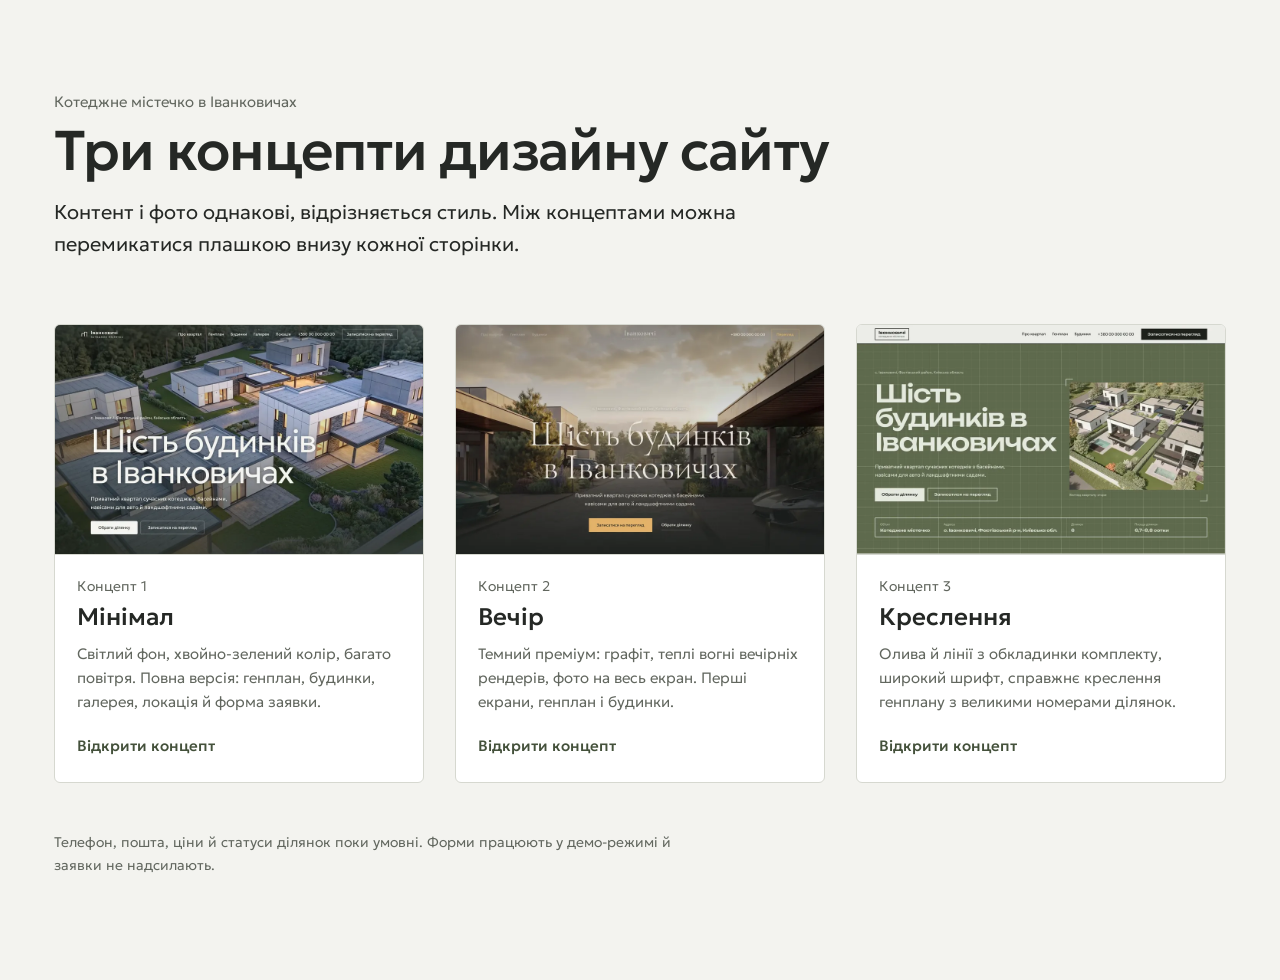
<file: index.html>
<!doctype html>
<html lang="uk">
<head>
<meta charset="utf-8">
<meta name="viewport" content="width=device-width, initial-scale=1, viewport-fit=cover">
  <meta name="robots" content="noindex, nofollow">
<title>Концепти сайту Іванковичі</title>
<meta name="claude:viewport-fit-sides" content="cover">
<style>
/* Сторінка вибору: три прев'ю в ряд, ліворуч вирівняний текст */
@font-face { font-family: "Geologica"; font-weight: 300; font-display: swap; src: url("fonts/geologica-cyrillic-300-normal.woff2") format("woff2"); unicode-range: U+0301,U+0400-045F,U+0490-0491,U+04B0-04B1,U+2116; }
@font-face { font-family: "Geologica"; font-weight: 300; font-display: swap; src: url("fonts/geologica-latin-300-normal.woff2") format("woff2"); unicode-range: U+0000-00FF,U+0131,U+0152-0153,U+02BB-02BC,U+02C6,U+02DA,U+02DC,U+0304,U+0308,U+0329,U+2000-206F,U+20AC,U+2122,U+2191,U+2193,U+2212,U+2215,U+FEFF,U+FFFD; }
@font-face { font-family: "Geologica"; font-weight: 500; font-display: swap; src: url("fonts/geologica-cyrillic-500-normal.woff2") format("woff2"); unicode-range: U+0301,U+0400-045F,U+0490-0491,U+04B0-04B1,U+2116; }
@font-face { font-family: "Geologica"; font-weight: 500; font-display: swap; src: url("fonts/geologica-latin-500-normal.woff2") format("woff2"); unicode-range: U+0000-00FF,U+0131,U+0152-0153,U+02BB-02BC,U+02C6,U+02DA,U+02DC,U+0304,U+0308,U+0329,U+2000-206F,U+20AC,U+2122,U+2191,U+2193,U+2212,U+2215,U+FEFF,U+FFFD; }
:root {
  --bg: #F3F3EF; --fg: #252825; --muted: #62675F; --line: #D6D8D0; --card: #FFFFFF; --accent: #44513B;
  --font: "Geologica", system-ui, -apple-system, "Segoe UI", Roboto, sans-serif;
}
@media (prefers-color-scheme: dark) { :root:not([data-theme="light"]) { --bg: #1E211F; --fg: #ECEAE4; --muted: #A4A79E; --line: #393E39; --card: #262A27; --accent: #B9C7A6; color-scheme: dark; } }
:root[data-theme="dark"] { --bg: #1E211F; --fg: #ECEAE4; --muted: #A4A79E; --line: #393E39; --card: #262A27; --accent: #B9C7A6; color-scheme: dark; }
* { box-sizing: border-box; }
body { margin: 0; background: var(--bg); color: var(--fg); font: 300 17px/1.6 var(--font); -webkit-font-smoothing: antialiased; }
.page { max-width: 1320px; margin: 0 auto; padding-block: clamp(40px, 7vw, 96px);
  padding-left: max(16px, env(safe-area-inset-left, 0px)); padding-right: max(16px, env(safe-area-inset-right, 0px)); }
.page > * { margin-inline: clamp(0px, 3vw, 40px); }
.intro { max-width: 46em; margin-bottom: clamp(36px, 5vw, 64px); }
.intro p { margin: 0 0 6px; color: var(--muted); font-size: 15px; }
h1 { margin: 0 0 16px; font-weight: 500; font-size: clamp(32px, 4.6vw, 56px); line-height: 1.08; letter-spacing: -0.02em; text-wrap: balance; }
.intro .lead { color: var(--fg); font-size: clamp(17px, 1.6vw, 20px); max-width: 36em; }
.grid { display: grid; grid-template-columns: repeat(3, minmax(0, 1fr)); gap: clamp(16px, 2.4vw, 32px); }
.concept { display: grid; grid-template-rows: auto 1fr; text-decoration: none; color: inherit; background: var(--card); border: 1px solid var(--line); border-radius: 6px; overflow: hidden; transition: border-color .2s, transform .3s cubic-bezier(.2,.7,.2,1); }
.concept:hover { border-color: var(--fg); transform: translateY(-3px); }
.concept:focus-visible { outline: 2px solid var(--accent); outline-offset: 3px; }
.concept img { display: block; width: 100%; max-width: 100%; height: auto; aspect-ratio: 16 / 10; object-fit: cover; border-bottom: 1px solid var(--line); }
.concept__body { padding: 20px 22px 24px; display: grid; gap: 6px; align-content: start; min-width: 0; }
.concept__no { font-size: 14px; color: var(--muted); }
.concept h2 { margin: 0; font-weight: 500; font-size: 24px; line-height: 1.2; }
.concept p { margin: 4px 0 0; color: var(--muted); font-size: 15px; }
.concept__open { margin-top: 14px; font-weight: 500; font-size: 15px; color: var(--accent); }
.note { margin-top: clamp(28px, 4vw, 48px); font-size: 14px; color: var(--muted); max-width: 46em; }
@media (max-width: 900px) { .grid { grid-template-columns: 1fr; max-width: 560px; } }
@media (prefers-reduced-motion: reduce) { .concept { transition: none; } }
</style>
</head>
<body>


<main class="page">
  <header class="intro">
    <p>Котеджне містечко в Іванковичах</p>
    <h1>Три концепти дизайну сайту</h1>
    <p class="lead">Контент і фото однакові, відрізняється стиль. Між концептами можна перемикатися плашкою внизу кожної сторінки.</p>
  </header>

  <div class="grid">
    <a class="concept" href="concept-1.html">
      <img src="img/concept-1-preview.webp" alt="Перший екран концепту 1: світла шапка, вечірній вигляд кварталу згори й великий заголовок" width="960" height="600">
      <div class="concept__body">
        <span class="concept__no">Концепт 1</span>
        <h2>Мінімал</h2>
        <p>Світлий фон, хвойно-зелений колір, багато повітря. Повна версія: генплан, будинки, галерея, локація й форма заявки.</p>
        <span class="concept__open">Відкрити концепт</span>
      </div>
    </a>
    <a class="concept" href="concept-2.html">
      <img src="img/concept-2-preview.webp" alt="Перший екран концепту 2: вулиця кварталу на заході сонця, заголовок антиквою по центру" width="960" height="600">
      <div class="concept__body">
        <span class="concept__no">Концепт 2</span>
        <h2>Вечір</h2>
        <p>Темний преміум: графіт, теплі вогні вечірніх рендерів, фото на весь екран. Перші екрани, генплан і будинки.</p>
        <span class="concept__open">Відкрити концепт</span>
      </div>
    </a>
    <a class="concept" href="concept-3.html">
      <img src="img/concept-3-preview.webp" alt="Перший екран концепту 3: оливковий фон із сіткою креслення, широкий шрифт і рендер у рамці" width="960" height="600">
      <div class="concept__body">
        <span class="concept__no">Концепт 3</span>
        <h2>Креслення</h2>
        <p>Олива й лінії з обкладинки комплекту, широкий шрифт, справжнє креслення генплану з великими номерами ділянок.</p>
        <span class="concept__open">Відкрити концепт</span>
      </div>
    </a>
  </div>

  <p class="note">Телефон, пошта, ціни й статуси ділянок поки умовні. Форми працюють у демо-режимі й заявки не надсилають.</p>
</main>

</body>
</html>
</file>
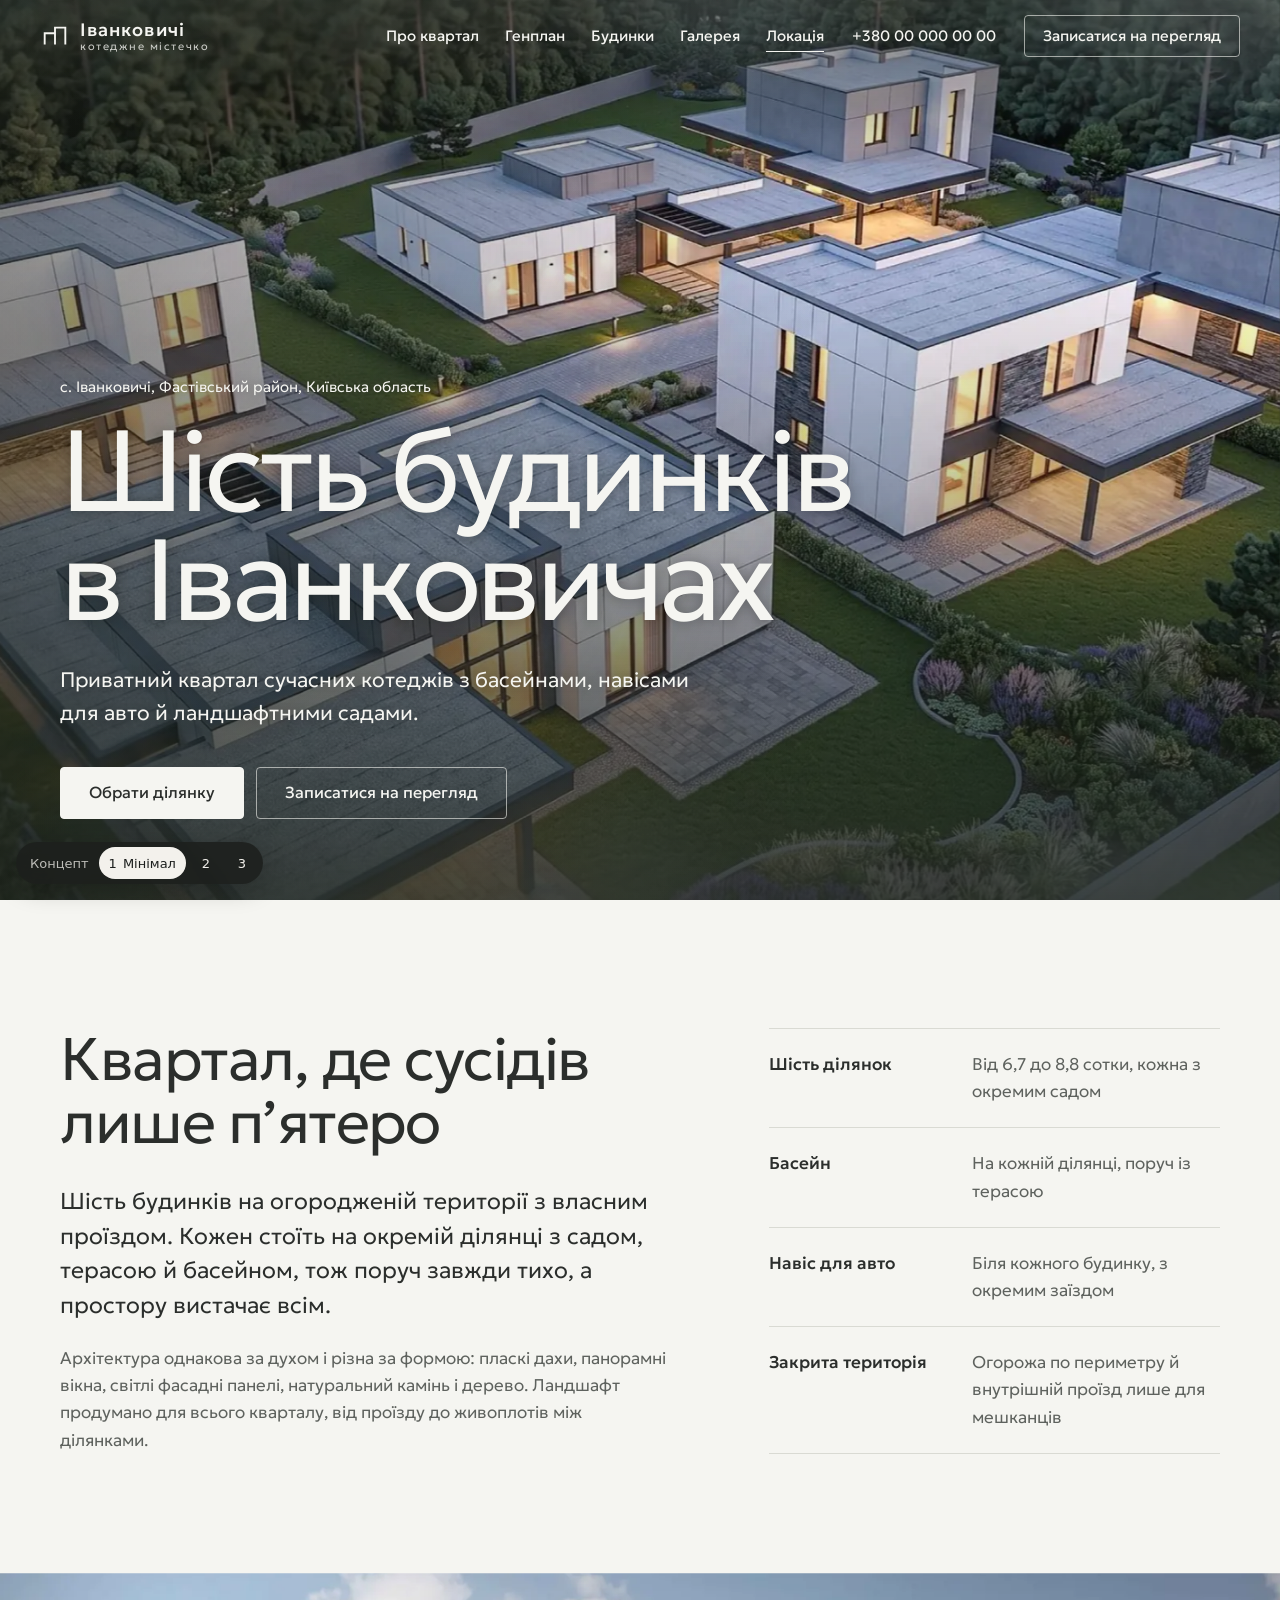
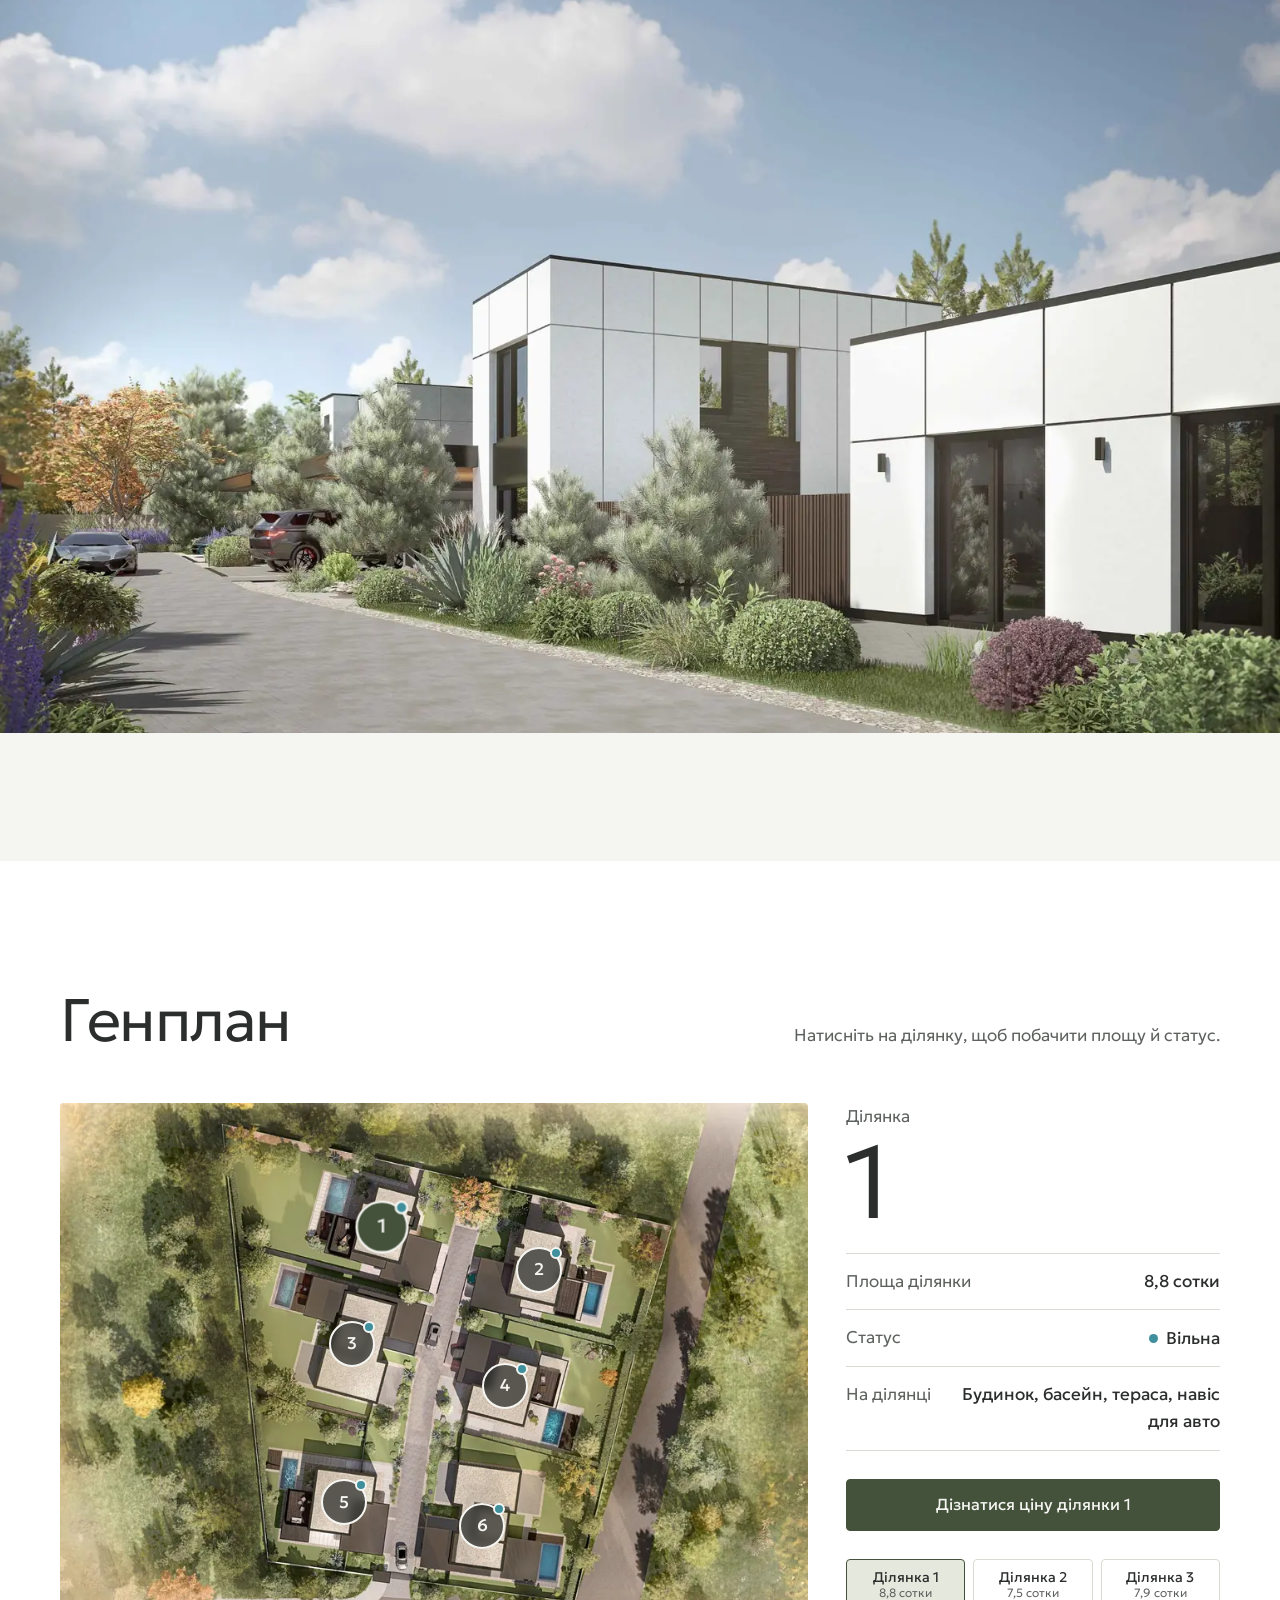
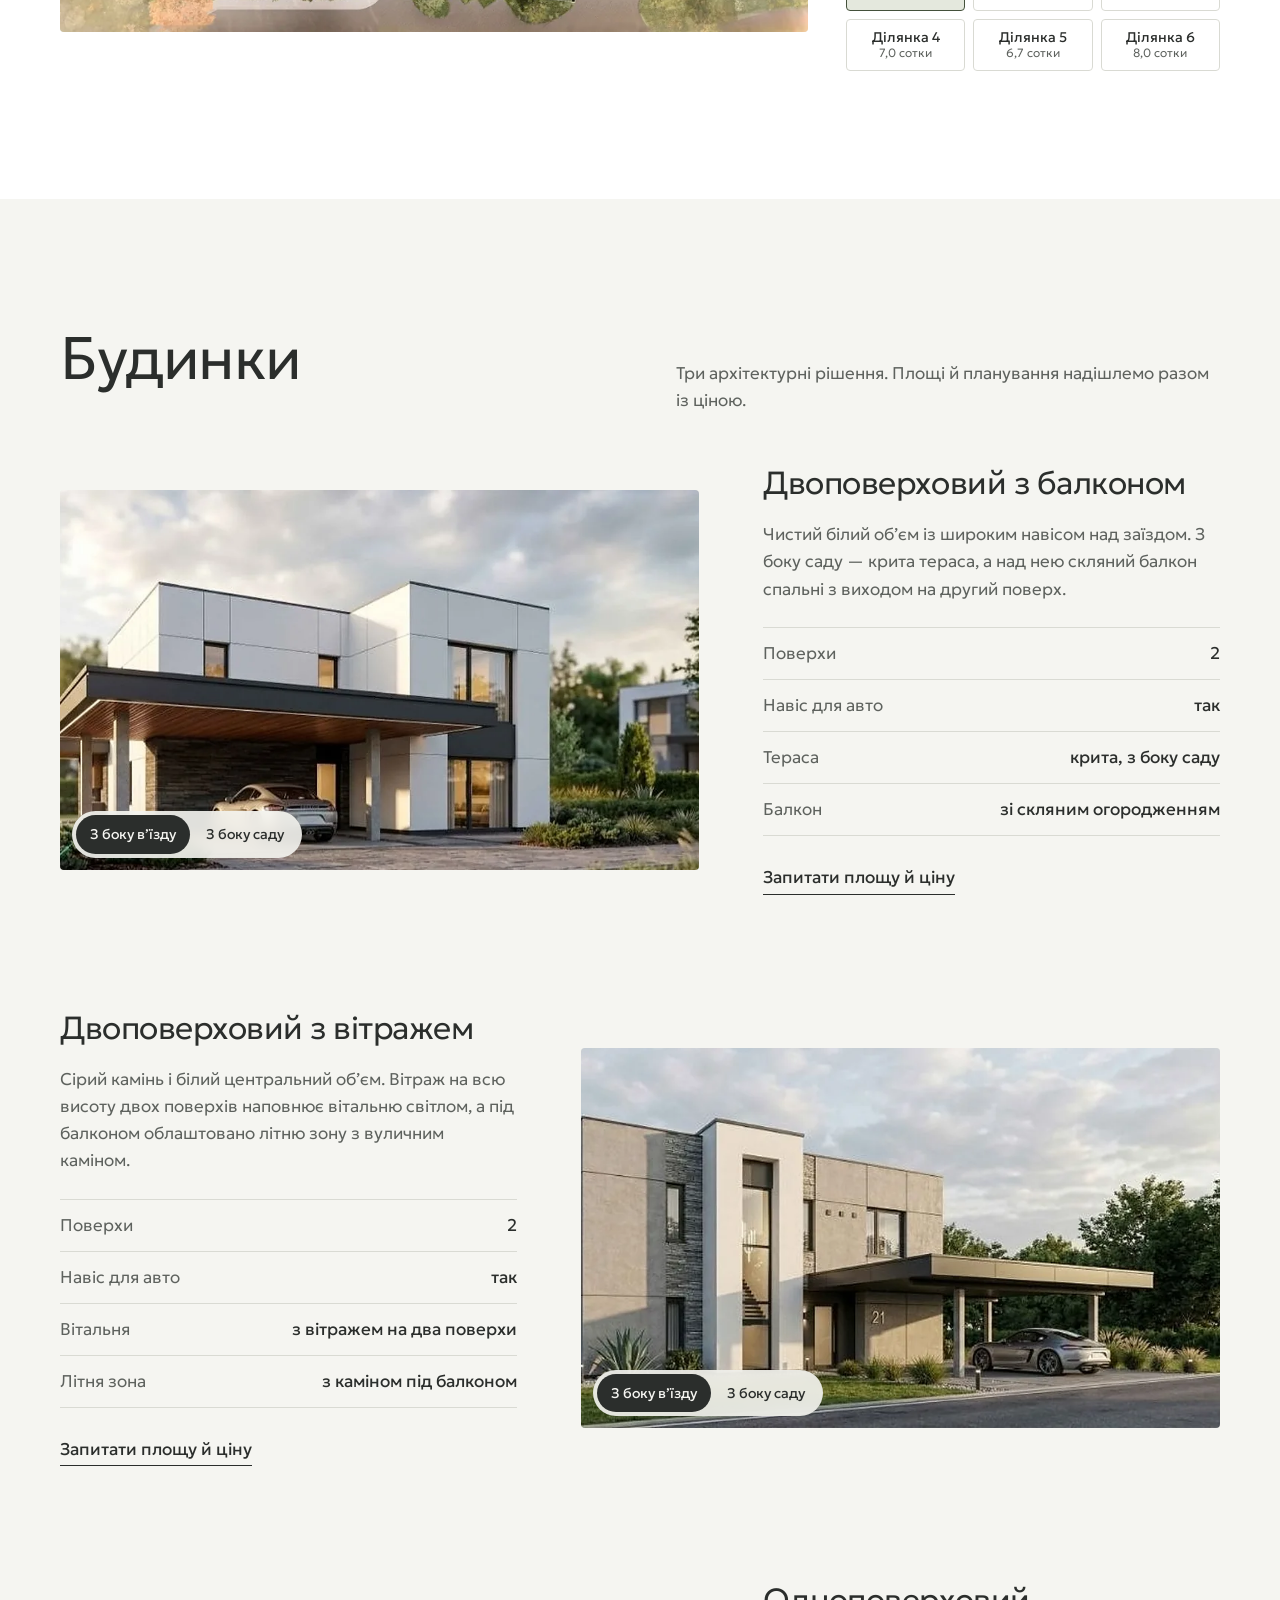
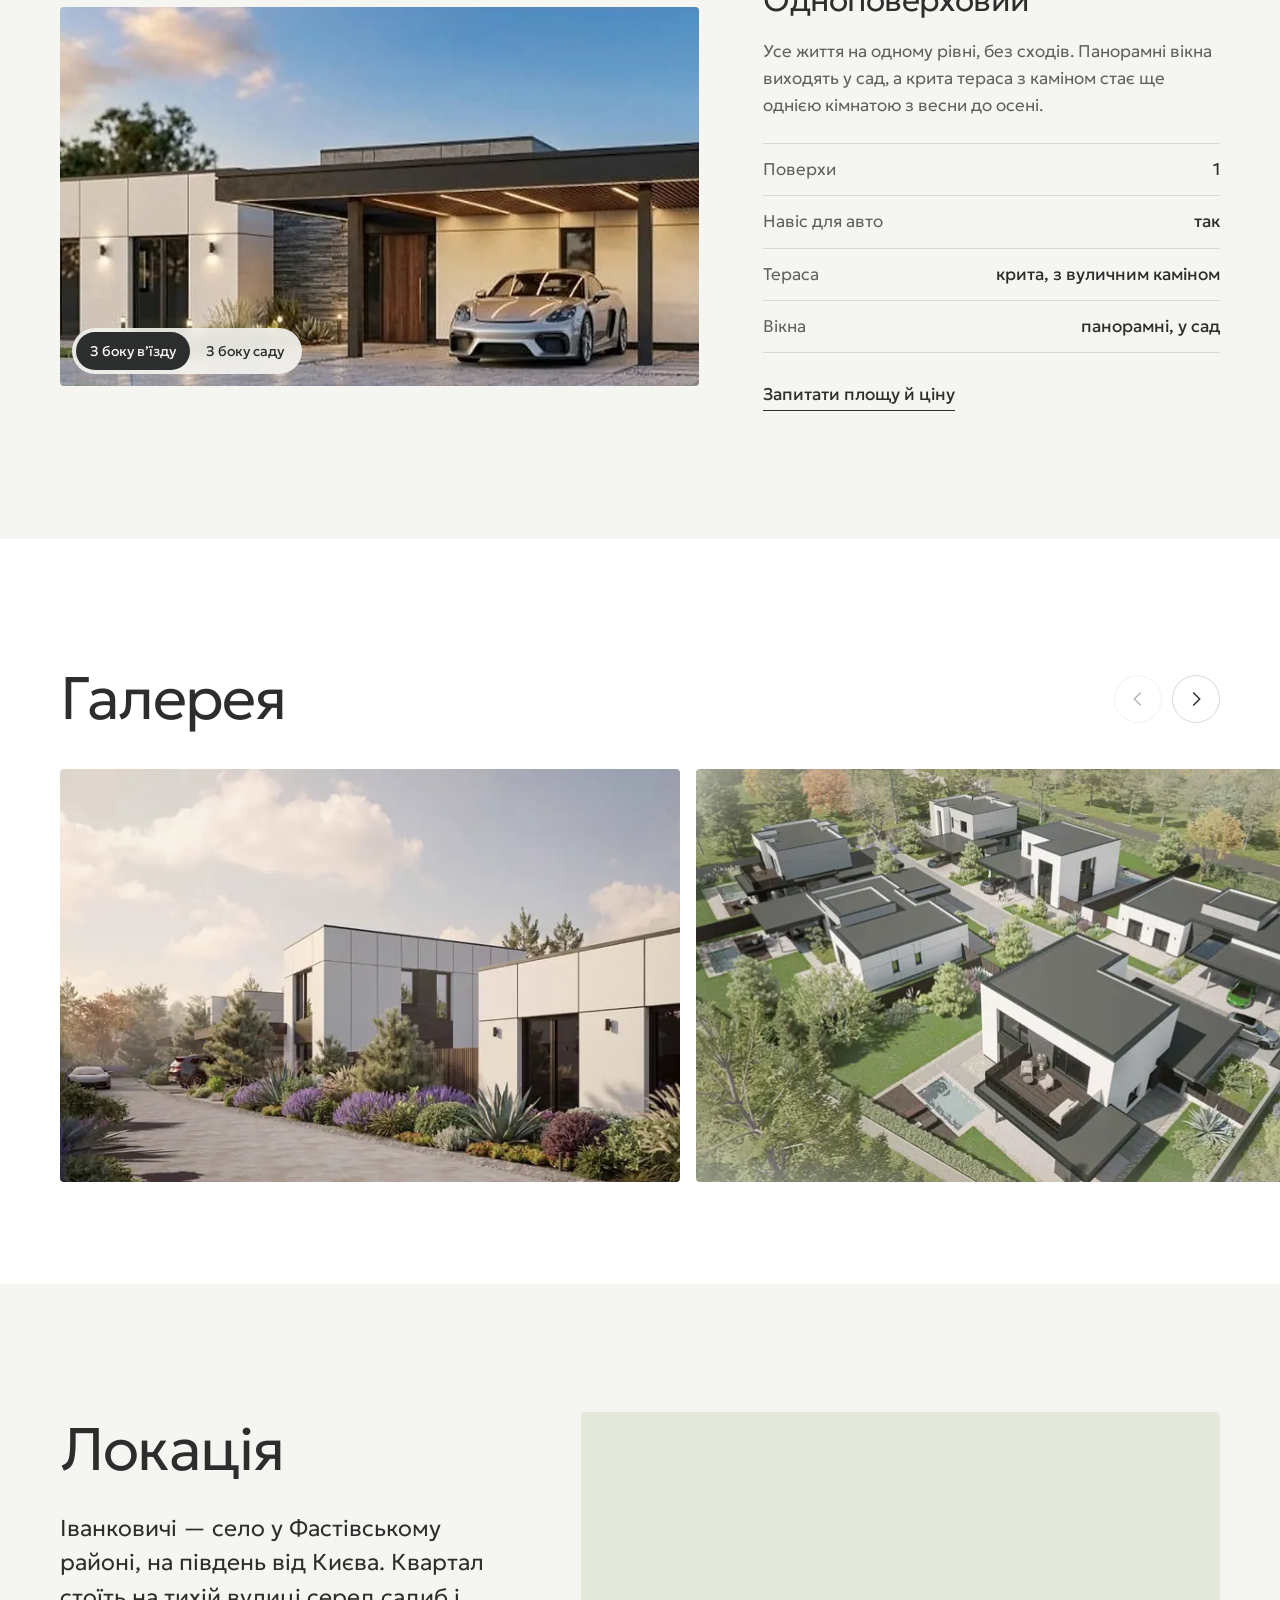
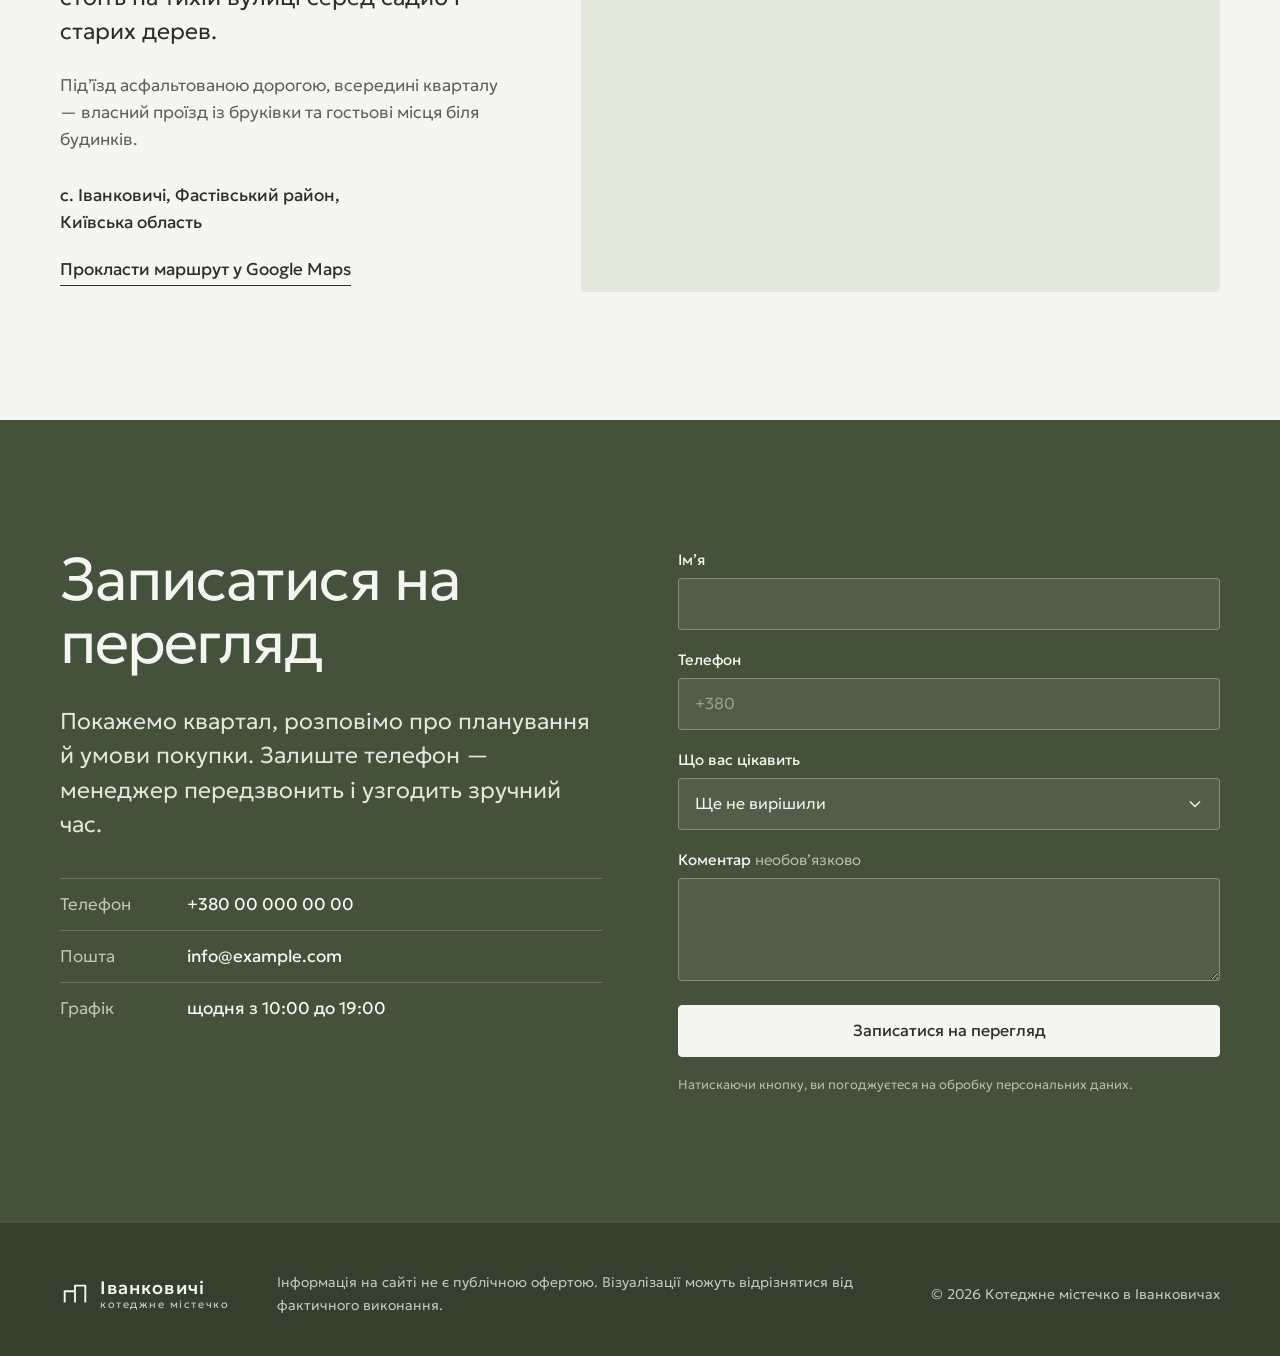
<file: concept-1.html>
<!doctype html>
<html lang="uk">
<head>
  <meta charset="utf-8">
  <meta name="viewport" content="width=device-width, initial-scale=1">
  <meta name="robots" content="noindex, nofollow">
  <title>Іванковичі — концепт 1, Мінімал</title>
  <meta name="description" content="Приватний квартал із шести сучасних будинків з басейнами в селі Іванковичі, Фастівський район, Київська область. Оберіть ділянку та запишіться на перегляд.">
  <meta name="theme-color" content="#44513B">
  <meta property="og:type" content="website">
  <meta property="og:title" content="Котеджне містечко в Іванковичах">
  <meta property="og:description" content="Шість сучасних будинків з басейнами у приватному кварталі під Києвом.">
  <meta property="og:image" content="img/og.jpg">
  <link rel="icon" href="data:image/svg+xml,%3Csvg xmlns='http://www.w3.org/2000/svg' viewBox='0 0 32 32'%3E%3Crect width='32' height='32' rx='6' fill='%2344513B'/%3E%3Cpath d='M7 23V13h9v10M16 23V9h9v14' fill='none' stroke='%23F5F5F1' stroke-width='2'/%3E%3C/svg%3E">

  <link rel="preload" href="fonts/geologica-cyrillic-300-normal.woff2" as="font" type="font/woff2" crossorigin>
  <link rel="preload" as="image" href="img/hero-2000.webp" imagesrcset="img/hero-1000.webp 1000w, img/hero-2000.webp 2000w" imagesizes="100vw" fetchpriority="high">
  <link rel="stylesheet" href="css/style.css">
</head>
<body>

<a class="skip" href="#main">Перейти до змісту</a>

<header class="header" id="header">
  <div class="header__inner">
    <a class="logo" href="#top" aria-label="Котеджне містечко Іванковичі — на початок сторінки">
      <svg class="logo__mark" viewBox="0 0 32 32" aria-hidden="true"><path d="M5 25V13h11v12M16 25V7h11v18" fill="none" stroke="currentColor" stroke-width="2"/></svg>
      <span class="logo__text">Іванковичі<small>котеджне містечко</small></span>
    </a>

    <nav class="nav" id="nav" aria-label="Головне меню">
      <a href="#about">Про квартал</a>
      <a href="#plan">Генплан</a>
      <a href="#houses">Будинки</a>
      <a href="#gallery">Галерея</a>
      <a href="#location">Локація</a>
      <a class="nav__phone" href="tel:+380000000000">+380 00 000 00 00</a>
    </nav>

    <a class="header__phone" href="tel:+380000000000">+380 00 000 00 00</a>
    <a class="btn btn--small header__cta" href="#contact">Записатися на перегляд</a>

    <button class="burger" id="burger" aria-label="Відкрити меню" aria-expanded="false" aria-controls="nav">
      <span></span><span></span>
    </button>
  </div>
</header>

<main id="main">

  <!-- HERO -->
  <section class="hero" id="top">
    <picture class="hero__media">
      <img src="img/hero-2000.webp" srcset="img/hero-1000.webp 1000w, img/hero-2000.webp 2000w" sizes="100vw"
           alt="Вечірній вигляд кварталу згори: шість сучасних будинків із пласкими дахами, підсвіченими вікнами й садами" fetchpriority="high">
    </picture>
    <div class="hero__shade"></div>
    <div class="hero__content container">
      <p class="hero__place">с. Іванковичі, Фастівський район, Київська область</p>
      <h1 class="hero__title">Шість будинків<br>в Іванковичах</h1>
      <p class="hero__lead">Приватний квартал сучасних котеджів з басейнами, навісами для авто й ландшафтними садами.</p>
      <div class="hero__actions">
        <a class="btn btn--light" href="#plan">Обрати ділянку</a>
        <a class="btn btn--ghost" href="#contact">Записатися на перегляд</a>
      </div>
    </div>
  </section>

  <!-- ABOUT -->
  <section class="section about" id="about">
    <div class="container about__grid">
      <div class="about__text">
        <h2 class="h2">Квартал, де сусідів лише п’ятеро</h2>
        <p class="lead">Шість будинків на огородженій території з власним проїздом. Кожен стоїть на окремій ділянці з садом, терасою й басейном, тож поруч завжди тихо, а простору вистачає всім.</p>
        <p>Архітектура однакова за духом і різна за формою: пласкі дахи, панорамні вікна, світлі фасадні панелі, натуральний камінь і дерево. Ландшафт продумано для всього кварталу, від проїзду до живоплотів між ділянками.</p>
      </div>

      <dl class="facts">
        <div class="facts__item">
          <dt>Шість ділянок</dt>
          <dd>Від 6,7 до 8,8 сотки, кожна з окремим садом</dd>
        </div>
        <div class="facts__item">
          <dt>Басейн</dt>
          <dd>На кожній ділянці, поруч із терасою</dd>
        </div>
        <div class="facts__item">
          <dt>Навіс для авто</dt>
          <dd>Біля кожного будинку, з окремим заїздом</dd>
        </div>
        <div class="facts__item">
          <dt>Закрита територія</dt>
          <dd>Огорожа по периметру й внутрішній проїзд лише для мешканців</dd>
        </div>
      </dl>
    </div>

    <figure class="about__wide reveal">
      <img src="img/g01-1600.webp" srcset="img/g01-700.webp 700w, img/g01-1600.webp 1600w" sizes="100vw"
           alt="Внутрішній проїзд кварталу на заході сонця: будинки з навісами, квітники вздовж дороги" loading="lazy" width="1600" height="1004">
    </figure>
  </section>

  <!-- PLAN -->
  <section class="section plan" id="plan">
    <div class="container">
      <div class="section__head">
        <h2 class="h2">Генплан</h2>
        <p class="section__note">Натисніть на ділянку, щоб побачити площу й статус.</p>
      </div>

      <div class="plan__grid">
        <div class="plan__map">
          <div class="plan__canvas" id="planMap">
          <img src="img/genplan-1800.webp" srcset="img/genplan-900.webp 900w, img/genplan-1800.webp 1800w"
               sizes="(min-width: 1000px) 66vw, 100vw" alt="Вигляд кварталу згори: шість будинків по обидва боки внутрішнього проїзду"
               loading="lazy" width="1800" height="1273">
          <!-- маркери додаються з js/main.js (масив LOTS) -->
          </div>
        </div>

        <aside class="lot" id="lotCard" aria-live="polite">
          <p class="lot__label">Ділянка</p>
          <p class="lot__num" id="lotNum">1</p>
          <dl class="lot__specs">
            <div><dt>Площа ділянки</dt><dd id="lotArea">8,8 сотки</dd></div>
            <div><dt>Статус</dt><dd><span class="status" id="lotStatus">Вільна</span></dd></div>
            <div><dt>На ділянці</dt><dd id="lotFeatures">Будинок, басейн, тераса, навіс для авто</dd></div>
          </dl>
          <a class="btn lot__btn" id="lotBtn" href="#contact">Дізнатися ціну</a>
          <ul class="lot__list" id="lotList" aria-label="Усі ділянки"></ul>
        </aside>
      </div>
    </div>
  </section>

  <!-- HOUSES -->
  <section class="section houses" id="houses">
    <div class="container">
      <div class="section__head">
        <h2 class="h2">Будинки</h2>
        <p class="section__note">Три архітектурні рішення. Площі й планування надішлемо разом із ціною.</p>
      </div>

      <article class="house">
        <div class="house__media reveal" data-facades>
          <img class="is-active" src="img/house-a1.webp" alt="Двоповерховий білий будинок з навісом для авто, вигляд з боку в’їзду" loading="lazy" width="979" height="566">
          <img src="img/house-a2.webp" alt="Той самий будинок з боку саду: скляний балкон над критою терасою" loading="lazy" width="1008" height="521">
          <div class="house__switch" role="group" aria-label="Фасад">
            <button type="button" class="is-active" aria-pressed="true">З боку в’їзду</button>
            <button type="button" aria-pressed="false">З боку саду</button>
          </div>
        </div>
        <div class="house__body">
          <h3 class="h3">Двоповерховий з балконом</h3>
          <p>Чистий білий об’єм із широким навісом над заїздом. З боку саду — крита тераса, а над нею скляний балкон спальні з виходом на другий поверх.</p>
          <ul class="house__specs">
            <li><span>Поверхи</span>2</li>
            <li><span>Навіс для авто</span>так</li>
            <li><span>Тераса</span>крита, з боку саду</li>
            <li><span>Балкон</span>зі скляним огородженням</li>
          </ul>
          <a class="link" href="#contact" data-house="Двоповерховий з балконом">Запитати площу й ціну</a>
        </div>
      </article>

      <article class="house house--flip">
        <div class="house__media reveal" data-facades>
          <img class="is-active" src="img/house-b1.webp" alt="Двоповерховий будинок у сірих і білих панелях з навісом для авто, вигляд з вулиці" loading="lazy" width="979" height="511">
          <img src="img/house-b2.webp" alt="Той самий будинок з боку саду: вітраж на два поверхи й балкон над літньою зоною з каміном" loading="lazy" width="974" height="500">
          <div class="house__switch" role="group" aria-label="Фасад">
            <button type="button" class="is-active" aria-pressed="true">З боку в’їзду</button>
            <button type="button" aria-pressed="false">З боку саду</button>
          </div>
        </div>
        <div class="house__body">
          <h3 class="h3">Двоповерховий з вітражем</h3>
          <p>Сірий камінь і білий центральний об’єм. Вітраж на всю висоту двох поверхів наповнює вітальню світлом, а під балконом облаштовано літню зону з вуличним каміном.</p>
          <ul class="house__specs">
            <li><span>Поверхи</span>2</li>
            <li><span>Навіс для авто</span>так</li>
            <li><span>Вітальня</span>з вітражем на два поверхи</li>
            <li><span>Літня зона</span>з каміном під балконом</li>
          </ul>
          <a class="link" href="#contact" data-house="Двоповерховий з вітражем">Запитати площу й ціну</a>
        </div>
      </article>

      <article class="house">
        <div class="house__media reveal" data-facades>
          <img class="is-active" src="img/house-c1.webp" alt="Одноповерховий будинок з навісом для авто й дерев’яними вхідними дверима" loading="lazy" width="1095" height="451">
          <img src="img/house-c2.webp" alt="Той самий будинок з боку саду: крита тераса з вуличним каміном і панорамні вікна" loading="lazy" width="1043" height="423">
          <div class="house__switch" role="group" aria-label="Фасад">
            <button type="button" class="is-active" aria-pressed="true">З боку в’їзду</button>
            <button type="button" aria-pressed="false">З боку саду</button>
          </div>
        </div>
        <div class="house__body">
          <h3 class="h3">Одноповерховий</h3>
          <p>Усе життя на одному рівні, без сходів. Панорамні вікна виходять у сад, а крита тераса з каміном стає ще однією кімнатою з весни до осені.</p>
          <ul class="house__specs">
            <li><span>Поверхи</span>1</li>
            <li><span>Навіс для авто</span>так</li>
            <li><span>Тераса</span>крита, з вуличним каміном</li>
            <li><span>Вікна</span>панорамні, у сад</li>
          </ul>
          <a class="link" href="#contact" data-house="Одноповерховий">Запитати площу й ціну</a>
        </div>
      </article>
    </div>
  </section>

  <!-- GALLERY -->
  <section class="section gallery" id="gallery">
    <div class="container section__head gallery__head">
      <h2 class="h2">Галерея</h2>
      <div class="gallery__nav">
        <button type="button" class="round" id="galPrev" aria-label="Попередні фото">
          <svg viewBox="0 0 24 24" aria-hidden="true"><path d="M15 5l-7 7 7 7" fill="none" stroke="currentColor" stroke-width="1.6"/></svg>
        </button>
        <button type="button" class="round" id="galNext" aria-label="Наступні фото">
          <svg viewBox="0 0 24 24" aria-hidden="true"><path d="M9 5l7 7-7 7" fill="none" stroke="currentColor" stroke-width="1.6"/></svg>
        </button>
      </div>
    </div>

    <div class="gallery__track" id="galTrack" tabindex="0" aria-label="Фото кварталу, гортайте вбік">
      <button type="button" class="shot" data-full="img/g02-1600.webp"><img src="img/g02-700.webp" alt="Під’їзд до кварталу з круговим квітником" loading="lazy" width="700" height="439"></button>
      <button type="button" class="shot" data-full="img/g03-1600.webp"><img src="img/g03-700.webp" alt="Квартал згори вдень: будинки, басейни й сади" loading="lazy" width="700" height="412"></button>
      <button type="button" class="shot" data-full="img/g04-1600.webp"><img src="img/g04-700.webp" alt="Двоповерхові будинки з терасами й басейнами, вигляд згори" loading="lazy" width="700" height="440"></button>
      <button type="button" class="shot" data-full="img/g05-1600.webp"><img src="img/g05-700.webp" alt="Вулиця з білими будинками й квітниками" loading="lazy" width="700" height="353"></button>
      <button type="button" class="shot" data-full="img/g06-1600.webp"><img src="img/g06-700.webp" alt="Будинки вздовж проїзду в ранковому світлі" loading="lazy" width="700" height="369"></button>
      <button type="button" class="shot" data-full="img/g07-1600.webp"><img src="img/g07-700.webp" alt="Внутрішній проїзд і сади, вигляд згори" loading="lazy" width="700" height="440"></button>
      <button type="button" class="shot" data-full="img/g08-1600.webp"><img src="img/g08-700.webp" alt="Ділянки з басейнами й газонами, вигляд згори" loading="lazy" width="700" height="393"></button>
      <button type="button" class="shot" data-full="img/g09-1600.webp"><img src="img/g09-700.webp" alt="Квартал у осінньому світлі, вигляд згори" loading="lazy" width="700" height="440"></button>
      <button type="button" class="shot" data-full="img/g10-1600.webp"><img src="img/g10-700.webp" alt="Будинки з плаского даху сусідньої ділянки, захід сонця" loading="lazy" width="700" height="413"></button>
    </div>
  </section>

  <!-- LOCATION -->
  <section class="section location" id="location">
    <div class="container location__grid">
      <div class="location__text">
        <h2 class="h2">Локація</h2>
        <p class="lead">Іванковичі — село у Фастівському районі, на південь від Києва. Квартал стоїть на тихій вулиці серед садиб і старих дерев.</p>
        <p>Під’їзд асфальтованою дорогою, всередині кварталу — власний проїзд із бруківки та гостьові місця біля будинків.</p>
        <address class="location__addr">с. Іванковичі, Фастівський район,<br>Київська область</address>
        <a class="link" href="https://www.google.com/maps/search/?api=1&query=%D0%86%D0%B2%D0%B0%D0%BD%D0%BA%D0%BE%D0%B2%D0%B8%D1%87%D1%96%2C+%D0%9A%D0%B8%D1%97%D0%B2%D1%81%D1%8C%D0%BA%D0%B0+%D0%BE%D0%B1%D0%BB%D0%B0%D1%81%D1%82%D1%8C" target="_blank" rel="noopener">Прокласти маршрут у Google Maps</a>
      </div>
      <div class="location__map">
        <iframe title="Іванковичі на карті" loading="lazy" referrerpolicy="no-referrer-when-downgrade"
          src="https://maps.google.com/maps?q=%D0%86%D0%B2%D0%B0%D0%BD%D0%BA%D0%BE%D0%B2%D0%B8%D1%87%D1%96%2C%20%D0%9A%D0%B8%D1%97%D0%B2%D1%81%D1%8C%D0%BA%D0%B0%20%D0%BE%D0%B1%D0%BB%D0%B0%D1%81%D1%82%D1%8C&z=12&output=embed"></iframe>
      </div>
    </div>
  </section>

  <!-- CONTACT -->
  <section class="contact" id="contact">
    <div class="container contact__grid">
      <div class="contact__text">
        <h2 class="h2">Записатися на перегляд</h2>
        <p class="lead">Покажемо квартал, розповімо про планування й умови покупки. Залиште телефон — менеджер передзвонить і узгодить зручний час.</p>
        <ul class="contact__list">
          <li><span>Телефон</span><a href="tel:+380000000000">+380 00 000 00 00</a></li>
          <li><span>Пошта</span><a href="mailto:info@example.com">info@example.com</a></li>
          <li><span>Графік</span>щодня з 10:00 до 19:00</li>
        </ul>
      </div>

      <form class="form" id="leadForm" novalidate>
        <div class="field">
          <label for="fName">Ім’я</label>
          <input id="fName" name="name" type="text" autocomplete="name" required>
        </div>
        <div class="field">
          <label for="fPhone">Телефон</label>
          <input id="fPhone" name="phone" type="tel" autocomplete="tel" inputmode="tel" placeholder="+380" required>
        </div>
        <div class="field">
          <label for="fLot">Що вас цікавить</label>
          <select id="fLot" name="interest">
            <option value="">Ще не вирішили</option>
          </select>
        </div>
        <div class="field">
          <label for="fMsg">Коментар <span class="opt">необов’язково</span></label>
          <textarea id="fMsg" name="message" rows="3"></textarea>
        </div>
        <button class="btn btn--light form__submit" type="submit">Записатися на перегляд</button>
        <p class="form__note">Натискаючи кнопку, ви погоджуєтеся на обробку персональних даних.</p>
        <p class="form__error" id="formError" role="alert" hidden></p>
      </form>

      <div class="form-done" id="formDone" hidden tabindex="-1">
        <h3 class="h3">Заявку надіслано</h3>
        <p>Менеджер зателефонує вам найближчим часом, щоб узгодити час перегляду.</p>
      </div>
    </div>
  </section>

</main>

<footer class="footer">
  <div class="container footer__grid">
    <a class="logo logo--footer" href="#top">
      <svg class="logo__mark" viewBox="0 0 32 32" aria-hidden="true"><path d="M5 25V13h11v12M16 25V7h11v18" fill="none" stroke="currentColor" stroke-width="2"/></svg>
      <span class="logo__text">Іванковичі<small>котеджне містечко</small></span>
    </a>
    <p class="footer__legal">Інформація на сайті не є публічною офертою. Візуалізації можуть відрізнятися від фактичного виконання.</p>
    <p class="footer__copy">© <span id="year">2026</span> Котеджне містечко в Іванковичах</p>
  </div>
</footer>

<!-- мобільна панель дій -->
<div class="mbar" id="mbar">
  <a class="mbar__call" href="tel:+380000000000">Подзвонити</a>
  <a class="mbar__cta" href="#contact">Записатися</a>
</div>

<!-- лайтбокс галереї -->
<dialog class="lightbox" id="lightbox" aria-label="Перегляд фото">
  <img id="lbImg" alt="">
  <button type="button" class="lightbox__close round" id="lbClose" aria-label="Закрити">
    <svg viewBox="0 0 24 24" aria-hidden="true"><path d="M6 6l12 12M18 6L6 18" fill="none" stroke="currentColor" stroke-width="1.6"/></svg>
  </button>
  <button type="button" class="lightbox__prev round" id="lbPrev" aria-label="Попереднє фото">
    <svg viewBox="0 0 24 24" aria-hidden="true"><path d="M15 5l-7 7 7 7" fill="none" stroke="currentColor" stroke-width="1.6"/></svg>
  </button>
  <button type="button" class="lightbox__next round" id="lbNext" aria-label="Наступне фото">
    <svg viewBox="0 0 24 24" aria-hidden="true"><path d="M9 5l7 7-7 7" fill="none" stroke="currentColor" stroke-width="1.6"/></svg>
  </button>
  <p class="lightbox__count" id="lbCount"></p>
</dialog>

<script src="js/main.js" defer></script>
<script src="js/switcher.js" defer></script>
</body>
</html>
</file>
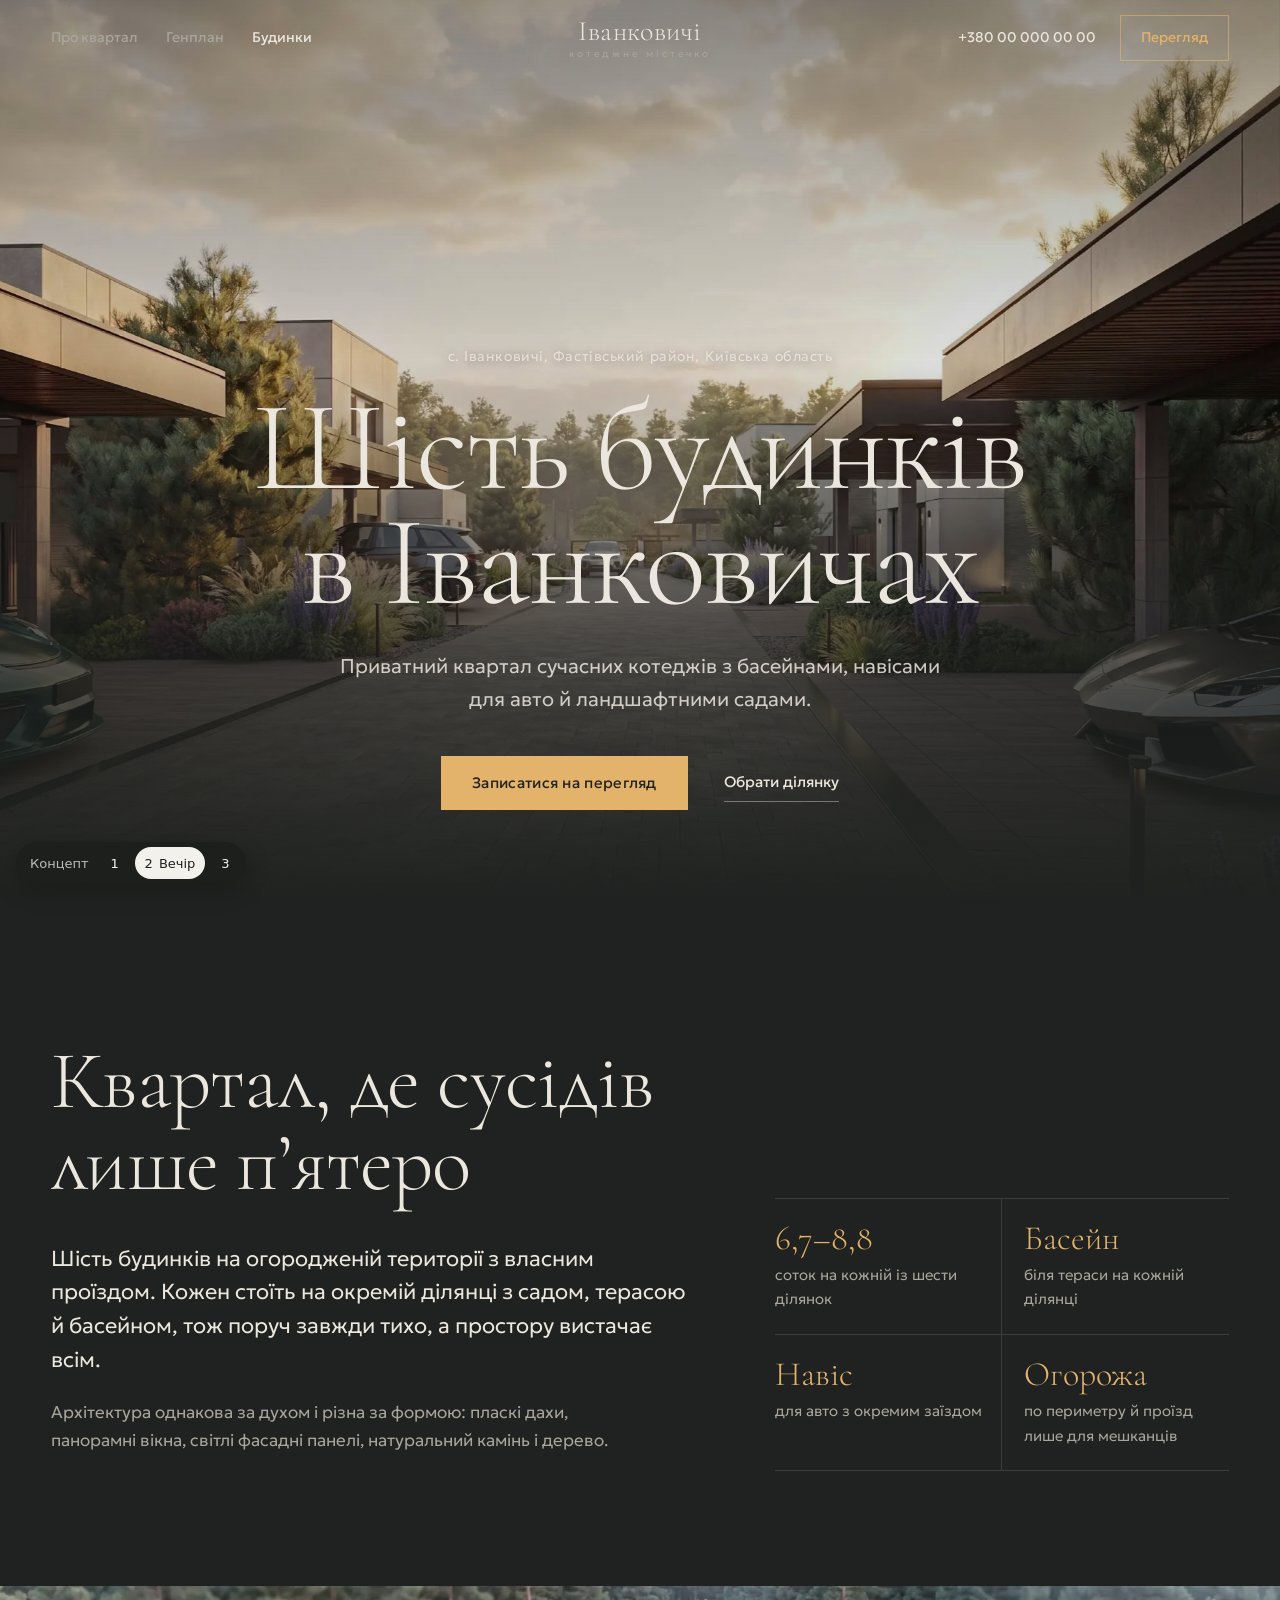
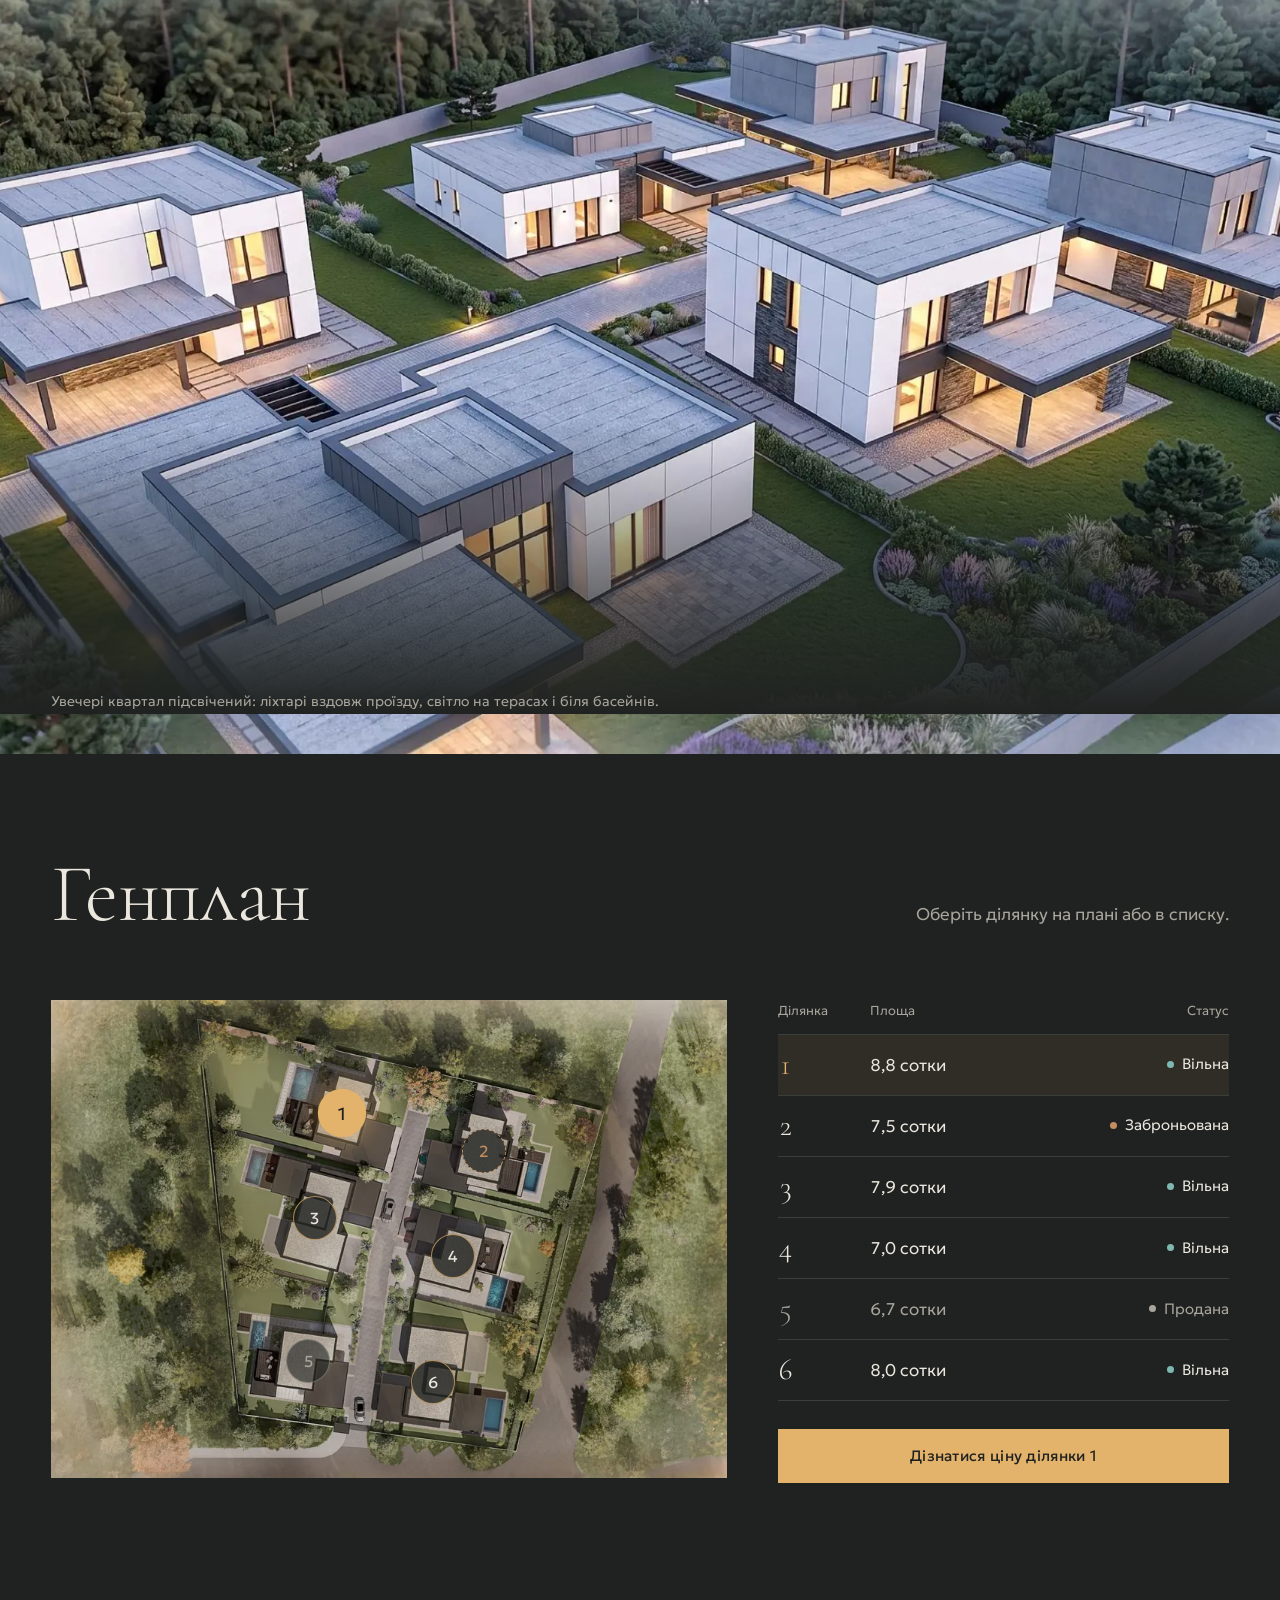
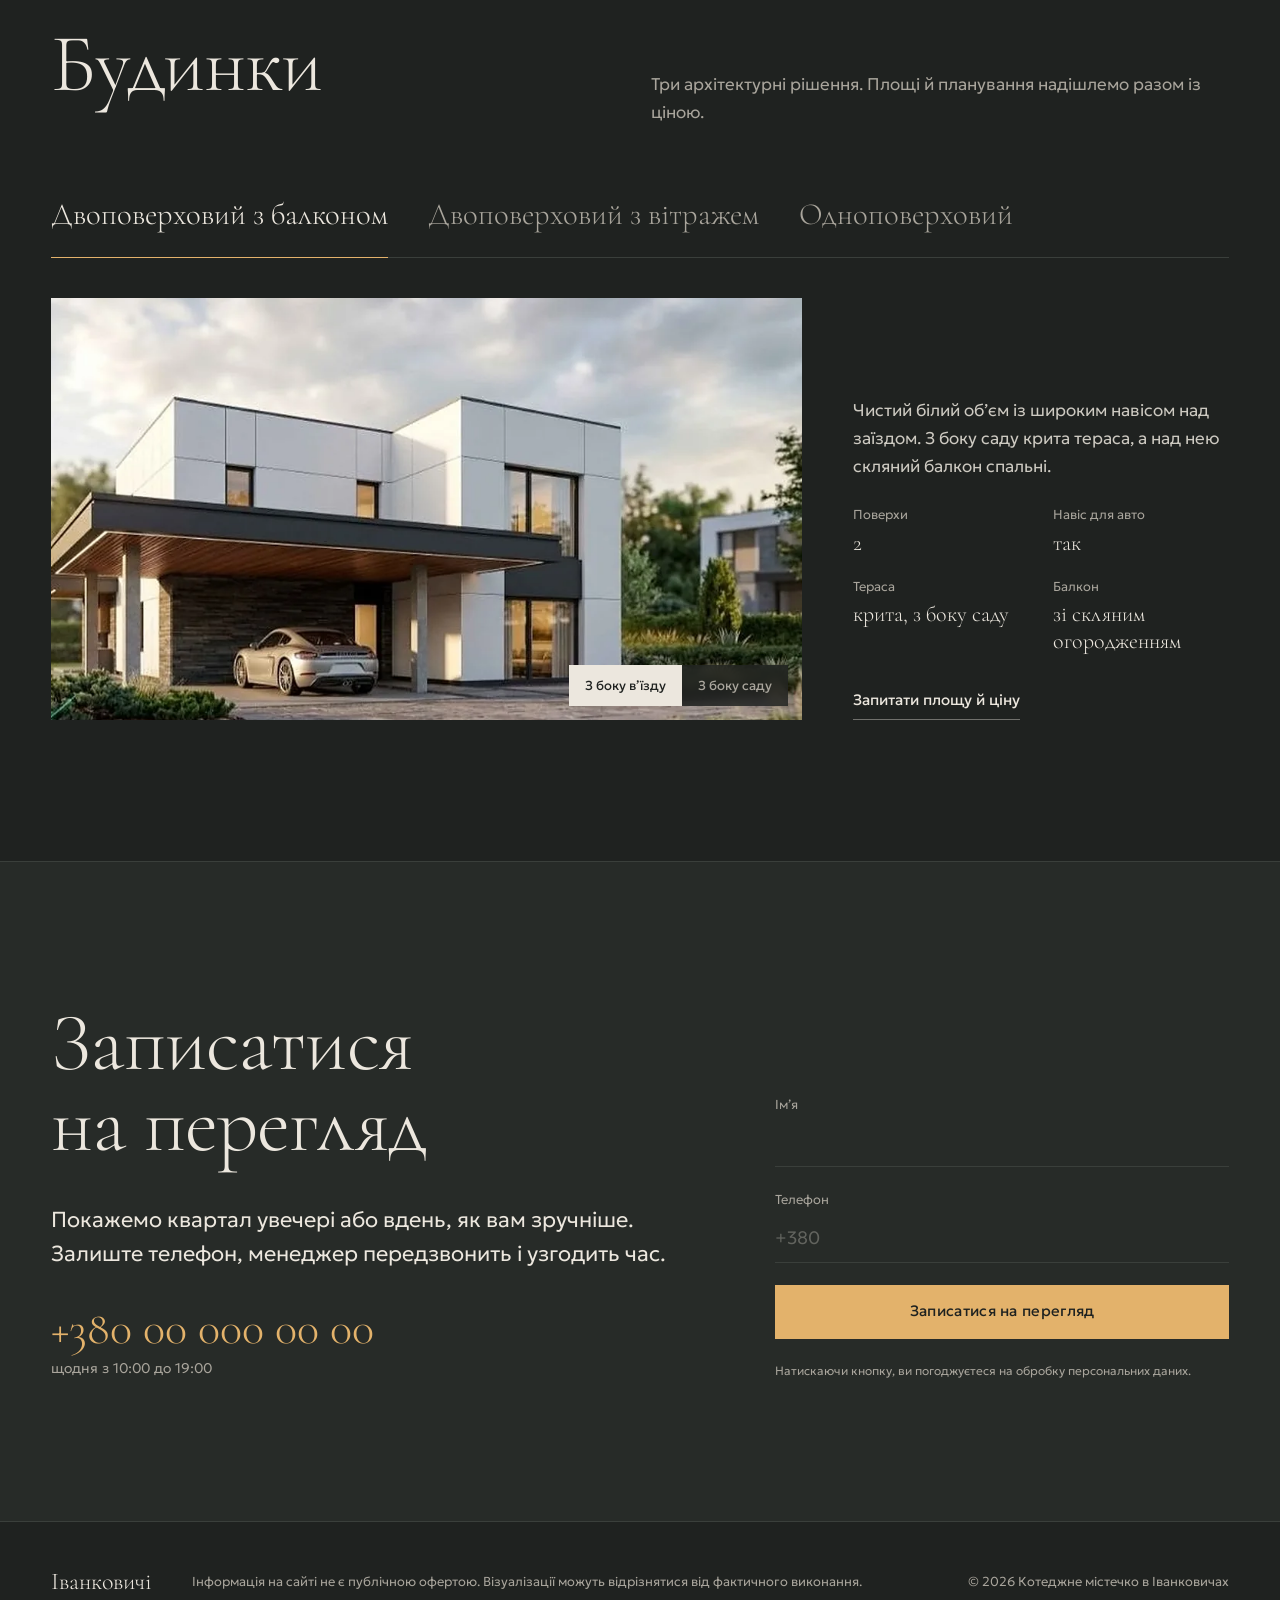
<file: concept-2.html>
<!doctype html>
<html lang="uk">
<head>
  <meta charset="utf-8">
  <meta name="viewport" content="width=device-width, initial-scale=1, viewport-fit=cover">
  <meta name="robots" content="noindex, nofollow">
  <title>Іванковичі — концепт 2, Вечір</title>
  <meta name="description" content="Шість сучасних будинків з басейнами у приватному кварталі в селі Іванковичі, Київська область.">
  <meta name="theme-color" content="#1F2220">
  <link rel="icon" href="data:image/svg+xml,%3Csvg xmlns='http://www.w3.org/2000/svg' viewBox='0 0 32 32'%3E%3Crect width='32' height='32' rx='6' fill='%231F2220'/%3E%3Cpath d='M7 23V13h9v10M16 23V9h9v14' fill='none' stroke='%23E3B26B' stroke-width='2'/%3E%3C/svg%3E">
  <link rel="preload" href="fonts/cormorant-garamond-cyrillic-300-normal.woff2" as="font" type="font/woff2" crossorigin>
  <link rel="preload" as="image" href="img/c2-hero-2200.webp" imagesrcset="img/c2-hero-1100.webp 1100w, img/c2-hero-2200.webp 2200w" imagesizes="100vw" fetchpriority="high">
  <link rel="stylesheet" href="css/concept-2.css">
</head>
<body>

<a class="skip" href="#main">Перейти до змісту</a>

<header class="hd" id="hd">
  <div class="hd__inner">
    <nav class="hd__nav" id="nav" aria-label="Головне меню">
      <a href="#about">Про квартал</a>
      <a href="#plan">Генплан</a>
      <a href="#houses">Будинки</a>
      <a class="hd__nav-phone" href="tel:+380000000000">+380 00 000 00 00</a>
    </nav>
    <a class="hd__logo" href="#top" aria-label="Котеджне містечко Іванковичі — на початок сторінки">
      Іванковичі<small>котеджне містечко</small>
    </a>
    <div class="hd__right">
      <a class="hd__phone" href="tel:+380000000000">+380 00 000 00 00</a>
      <a class="hd__cta" href="#contact">Перегляд</a>
    </div>
    <button class="burger" id="burger" aria-label="Відкрити меню" aria-expanded="false" aria-controls="nav"><span></span><span></span></button>
  </div>
</header>

<main id="main">

  <section class="hero" id="top">
    <img class="hero__img" src="img/c2-hero-2200.webp" srcset="img/c2-hero-1100.webp 1100w, img/c2-hero-2200.webp 2200w" sizes="100vw"
         alt="Внутрішній проїзд кварталу на заході сонця: будинки з навісами для авто, ліхтарі й квітники" fetchpriority="high">
    <div class="hero__shade"></div>
    <div class="hero__inner">
      <p class="hero__place">с. Іванковичі, Фастівський район, Київська область</p>
      <h1 class="hero__title">Шість будинків<br>в Іванковичах</h1>
      <p class="hero__lead">Приватний квартал сучасних котеджів з басейнами, навісами для авто й ландшафтними садами.</p>
      <div class="hero__actions">
        <a class="btn" href="#contact">Записатися на перегляд</a>
        <a class="tlink" href="#plan">Обрати ділянку</a>
      </div>
    </div>
  </section>

  <section class="about" id="about">
    <div class="wrap about__grid">
      <div class="about__text">
        <h2 class="h2">Квартал, де сусідів лише п’ятеро</h2>
        <p class="lead">Шість будинків на огородженій території з власним проїздом. Кожен стоїть на окремій ділянці з садом, терасою й басейном, тож поруч завжди тихо, а простору вистачає всім.</p>
        <p class="muted">Архітектура однакова за духом і різна за формою: пласкі дахи, панорамні вікна, світлі фасадні панелі, натуральний камінь і дерево.</p>
      </div>
      <dl class="facts">
        <div><dt>6,7–8,8</dt><dd>соток на кожній із шести ділянок</dd></div>
        <div><dt>Басейн</dt><dd>біля тераси на кожній ділянці</dd></div>
        <div><dt>Навіс</dt><dd>для авто з окремим заїздом</dd></div>
        <div><dt>Огорожа</dt><dd>по периметру й проїзд лише для мешканців</dd></div>
      </dl>
    </div>

    <figure class="night">
      <img src="img/hero-2000.webp" srcset="img/hero-1000.webp 1000w, img/hero-2000.webp 2000w" sizes="100vw"
           alt="Квартал увечері згори: підсвічені вікна, тераси й доріжки між будинками" loading="lazy" width="2000" height="999">
      <figcaption class="wrap">Увечері квартал підсвічений: ліхтарі вздовж проїзду, світло на терасах і біля басейнів.</figcaption>
    </figure>
  </section>

  <section class="plan" id="plan">
    <div class="wrap">
      <div class="head">
        <h2 class="h2">Генплан</h2>
        <p class="muted">Оберіть ділянку на плані або в списку.</p>
      </div>
      <div class="plan__grid">
        <div class="plan__map">
          <div class="plan__canvas" id="planMap">
            <img src="img/genplan-1800.webp" srcset="img/genplan-900.webp 900w, img/genplan-1800.webp 1800w"
                 sizes="(min-width: 1000px) 60vw, 100vw" alt="Вигляд кварталу згори: шість будинків по обидва боки внутрішнього проїзду"
                 loading="lazy" width="1800" height="1273">
          </div>
        </div>
        <div class="plan__side">
          <table class="lots">
            <caption class="sr">Ділянки кварталу</caption>
            <thead><tr><th scope="col">Ділянка</th><th scope="col">Площа</th><th scope="col">Статус</th></tr></thead>
            <tbody id="lotRows"></tbody>
          </table>
          <a class="btn btn--wide" id="lotBtn" href="#contact">Дізнатися ціну ділянки 1</a>
        </div>
      </div>
    </div>
  </section>

  <section class="houses" id="houses">
    <div class="wrap">
      <div class="head">
        <h2 class="h2">Будинки</h2>
        <p class="muted">Три архітектурні рішення. Площі й планування надішлемо разом із ціною.</p>
      </div>

      <div class="tabs" role="tablist" aria-label="Тип будинку">
        <button role="tab" id="tab-a" aria-controls="house-a" aria-selected="true">Двоповерховий з балконом</button>
        <button role="tab" id="tab-b" aria-controls="house-b" aria-selected="false" tabindex="-1">Двоповерховий з вітражем</button>
        <button role="tab" id="tab-c" aria-controls="house-c" aria-selected="false" tabindex="-1">Одноповерховий</button>
      </div>

      <article class="house" id="house-a" role="tabpanel" aria-labelledby="tab-a">
        <div class="house__media" data-facades>
          <img class="is-active" src="img/house-a1.webp" alt="Двоповерховий білий будинок з навісом для авто, вигляд з боку в’їзду" width="979" height="566">
          <img src="img/house-a2.webp" alt="Той самий будинок з боку саду: скляний балкон над критою терасою" loading="lazy" width="1008" height="521">
          <div class="switch" role="group" aria-label="Фасад">
            <button type="button" class="is-active" aria-pressed="true">З боку в’їзду</button>
            <button type="button" aria-pressed="false">З боку саду</button>
          </div>
        </div>
        <div class="house__body">
          <p class="house__text">Чистий білий об’єм із широким навісом над заїздом. З боку саду крита тераса, а над нею скляний балкон спальні.</p>
          <dl class="specs">
            <div><dt>Поверхи</dt><dd>2</dd></div>
            <div><dt>Навіс для авто</dt><dd>так</dd></div>
            <div><dt>Тераса</dt><dd>крита, з боку саду</dd></div>
            <div><dt>Балкон</dt><dd>зі скляним огородженням</dd></div>
          </dl>
          <a class="tlink" href="#contact" data-house="Двоповерховий з балконом">Запитати площу й ціну</a>
        </div>
      </article>

      <article class="house" id="house-b" role="tabpanel" aria-labelledby="tab-b" hidden>
        <div class="house__media" data-facades>
          <img class="is-active" src="img/house-b1.webp" alt="Двоповерховий будинок у сірих і білих панелях з навісом для авто, вигляд з вулиці" loading="lazy" width="979" height="511">
          <img src="img/house-b2.webp" alt="Той самий будинок з боку саду: вітраж на два поверхи й балкон над літньою зоною з каміном" loading="lazy" width="974" height="500">
          <div class="switch" role="group" aria-label="Фасад">
            <button type="button" class="is-active" aria-pressed="true">З боку в’їзду</button>
            <button type="button" aria-pressed="false">З боку саду</button>
          </div>
        </div>
        <div class="house__body">
          <p class="house__text">Сірий камінь і білий центральний об’єм. Вітраж на всю висоту двох поверхів наповнює вітальню світлом, під балконом літня зона з вуличним каміном.</p>
          <dl class="specs">
            <div><dt>Поверхи</dt><dd>2</dd></div>
            <div><dt>Навіс для авто</dt><dd>так</dd></div>
            <div><dt>Вітальня</dt><dd>з вітражем на два поверхи</dd></div>
            <div><dt>Літня зона</dt><dd>з каміном під балконом</dd></div>
          </dl>
          <a class="tlink" href="#contact" data-house="Двоповерховий з вітражем">Запитати площу й ціну</a>
        </div>
      </article>

      <article class="house" id="house-c" role="tabpanel" aria-labelledby="tab-c" hidden>
        <div class="house__media" data-facades>
          <img class="is-active" src="img/house-c1.webp" alt="Одноповерховий будинок з навісом для авто й дерев’яними вхідними дверима" loading="lazy" width="1095" height="451">
          <img src="img/house-c2.webp" alt="Той самий будинок з боку саду: крита тераса з вуличним каміном і панорамні вікна" loading="lazy" width="1043" height="423">
          <div class="switch" role="group" aria-label="Фасад">
            <button type="button" class="is-active" aria-pressed="true">З боку в’їзду</button>
            <button type="button" aria-pressed="false">З боку саду</button>
          </div>
        </div>
        <div class="house__body">
          <p class="house__text">Усе життя на одному рівні, без сходів. Панорамні вікна виходять у сад, а крита тераса з каміном стає ще однією кімнатою з весни до осені.</p>
          <dl class="specs">
            <div><dt>Поверхи</dt><dd>1</dd></div>
            <div><dt>Навіс для авто</dt><dd>так</dd></div>
            <div><dt>Тераса</dt><dd>крита, з вуличним каміном</dd></div>
            <div><dt>Вікна</dt><dd>панорамні, у сад</dd></div>
          </dl>
          <a class="tlink" href="#contact" data-house="Одноповерховий">Запитати площу й ціну</a>
        </div>
      </article>
    </div>
  </section>

  <section class="contact" id="contact">
    <div class="wrap contact__grid">
      <div>
        <h2 class="h2">Записатися на перегляд</h2>
        <p class="lead">Покажемо квартал увечері або вдень, як вам зручніше. Залиште телефон, менеджер передзвонить і узгодить час.</p>
        <p class="contact__phone"><a href="tel:+380000000000">+380 00 000 00 00</a><span>щодня з 10:00 до 19:00</span></p>
      </div>
      <form class="form" id="leadForm" novalidate>
        <p class="pick" id="pickNote" hidden>Ви обрали: <b id="pickText"></b>
          <button type="button" id="pickClear" aria-label="Скасувати вибір">×</button></p>
        <div class="field">
          <label for="c2Name">Ім’я</label>
          <input id="c2Name" name="name" type="text" autocomplete="name" required>
        </div>
        <div class="field">
          <label for="c2Phone">Телефон</label>
          <input id="c2Phone" name="phone" type="tel" autocomplete="tel" inputmode="tel" placeholder="+380" required>
        </div>
        <input type="hidden" id="c2Interest" name="interest" value="">
        <button class="btn btn--wide" type="submit">Записатися на перегляд</button>
        <p class="form__note">Натискаючи кнопку, ви погоджуєтеся на обробку персональних даних.</p>
        <p class="form__msg" id="formMsg" role="status" hidden></p>
      </form>
    </div>
  </section>

</main>

<footer class="ft">
  <div class="wrap ft__grid">
    <span class="ft__logo">Іванковичі</span>
    <p>Інформація на сайті не є публічною офертою. Візуалізації можуть відрізнятися від фактичного виконання.</p>
    <p>© 2026 Котеджне містечко в Іванковичах</p>
  </div>
</footer>

<script src="js/concept-2.js" defer></script>
<script src="js/switcher.js" defer></script>
</body>
</html>
</file>
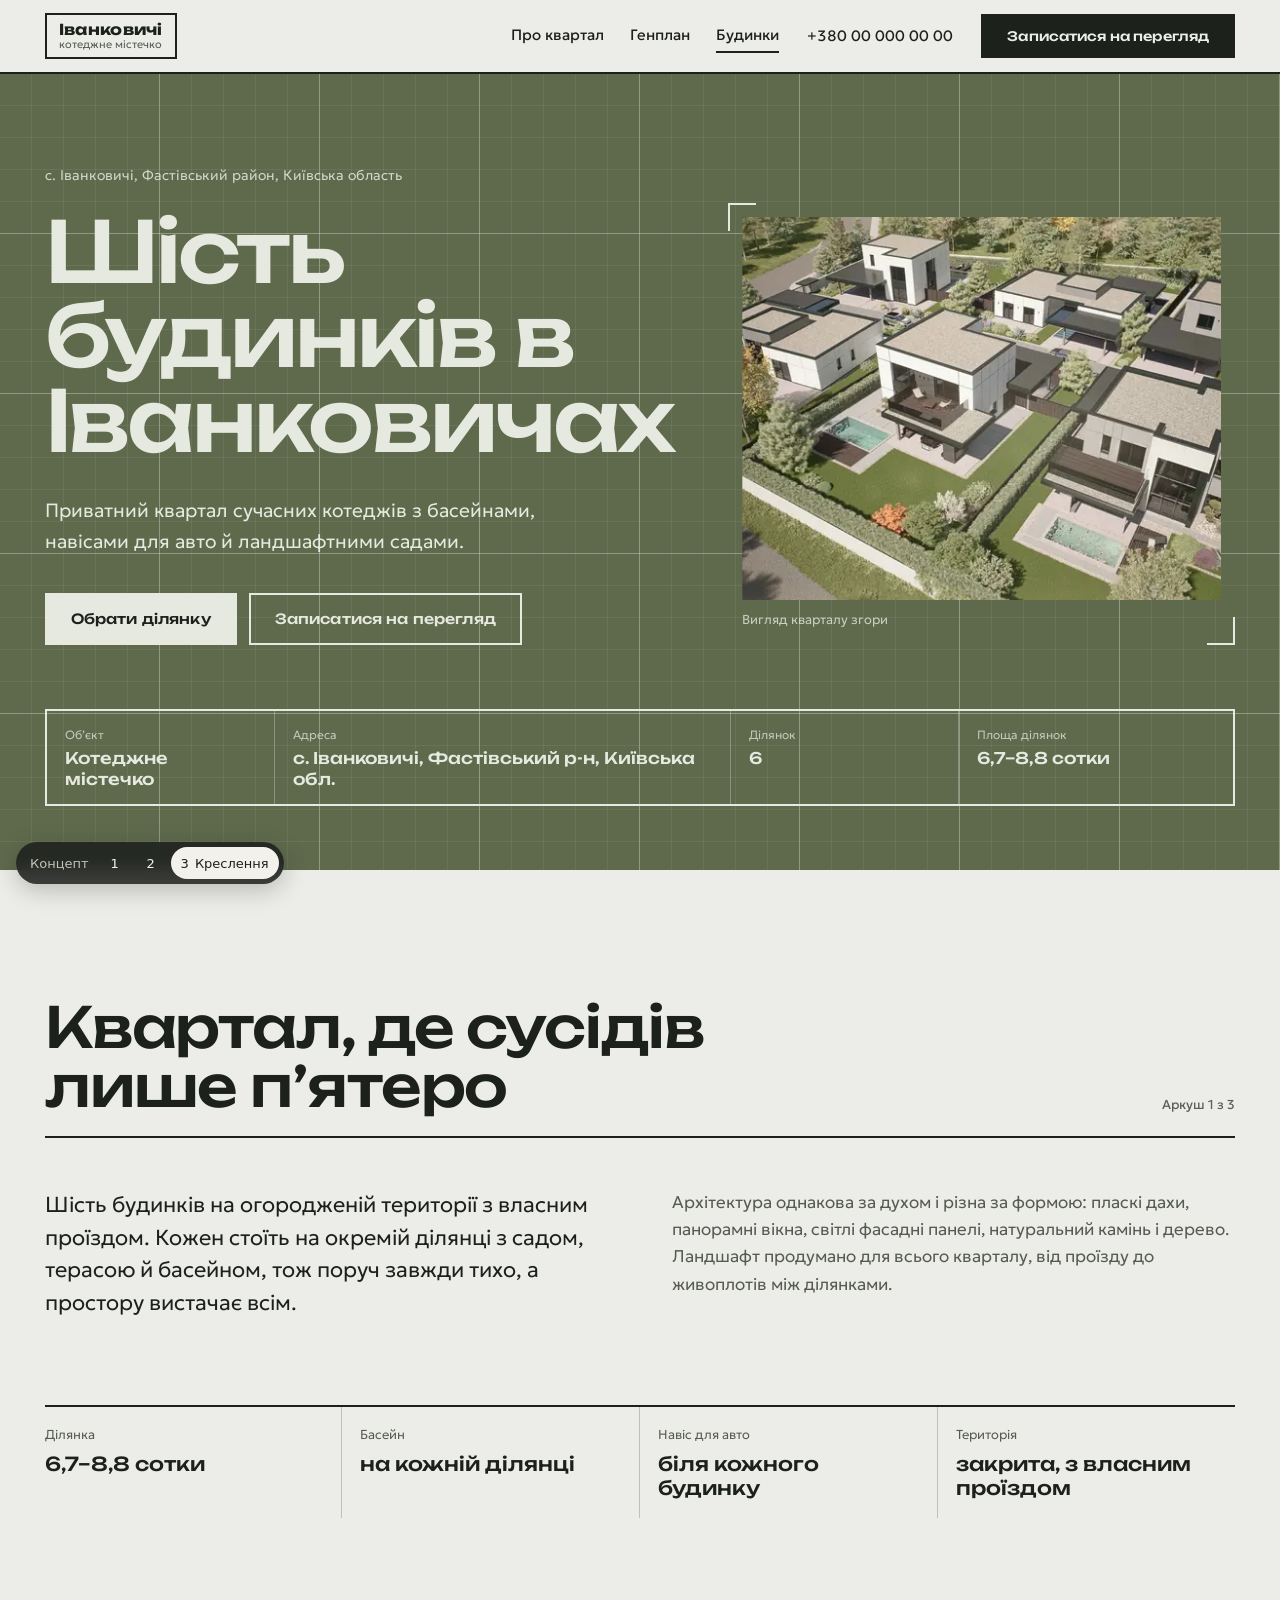
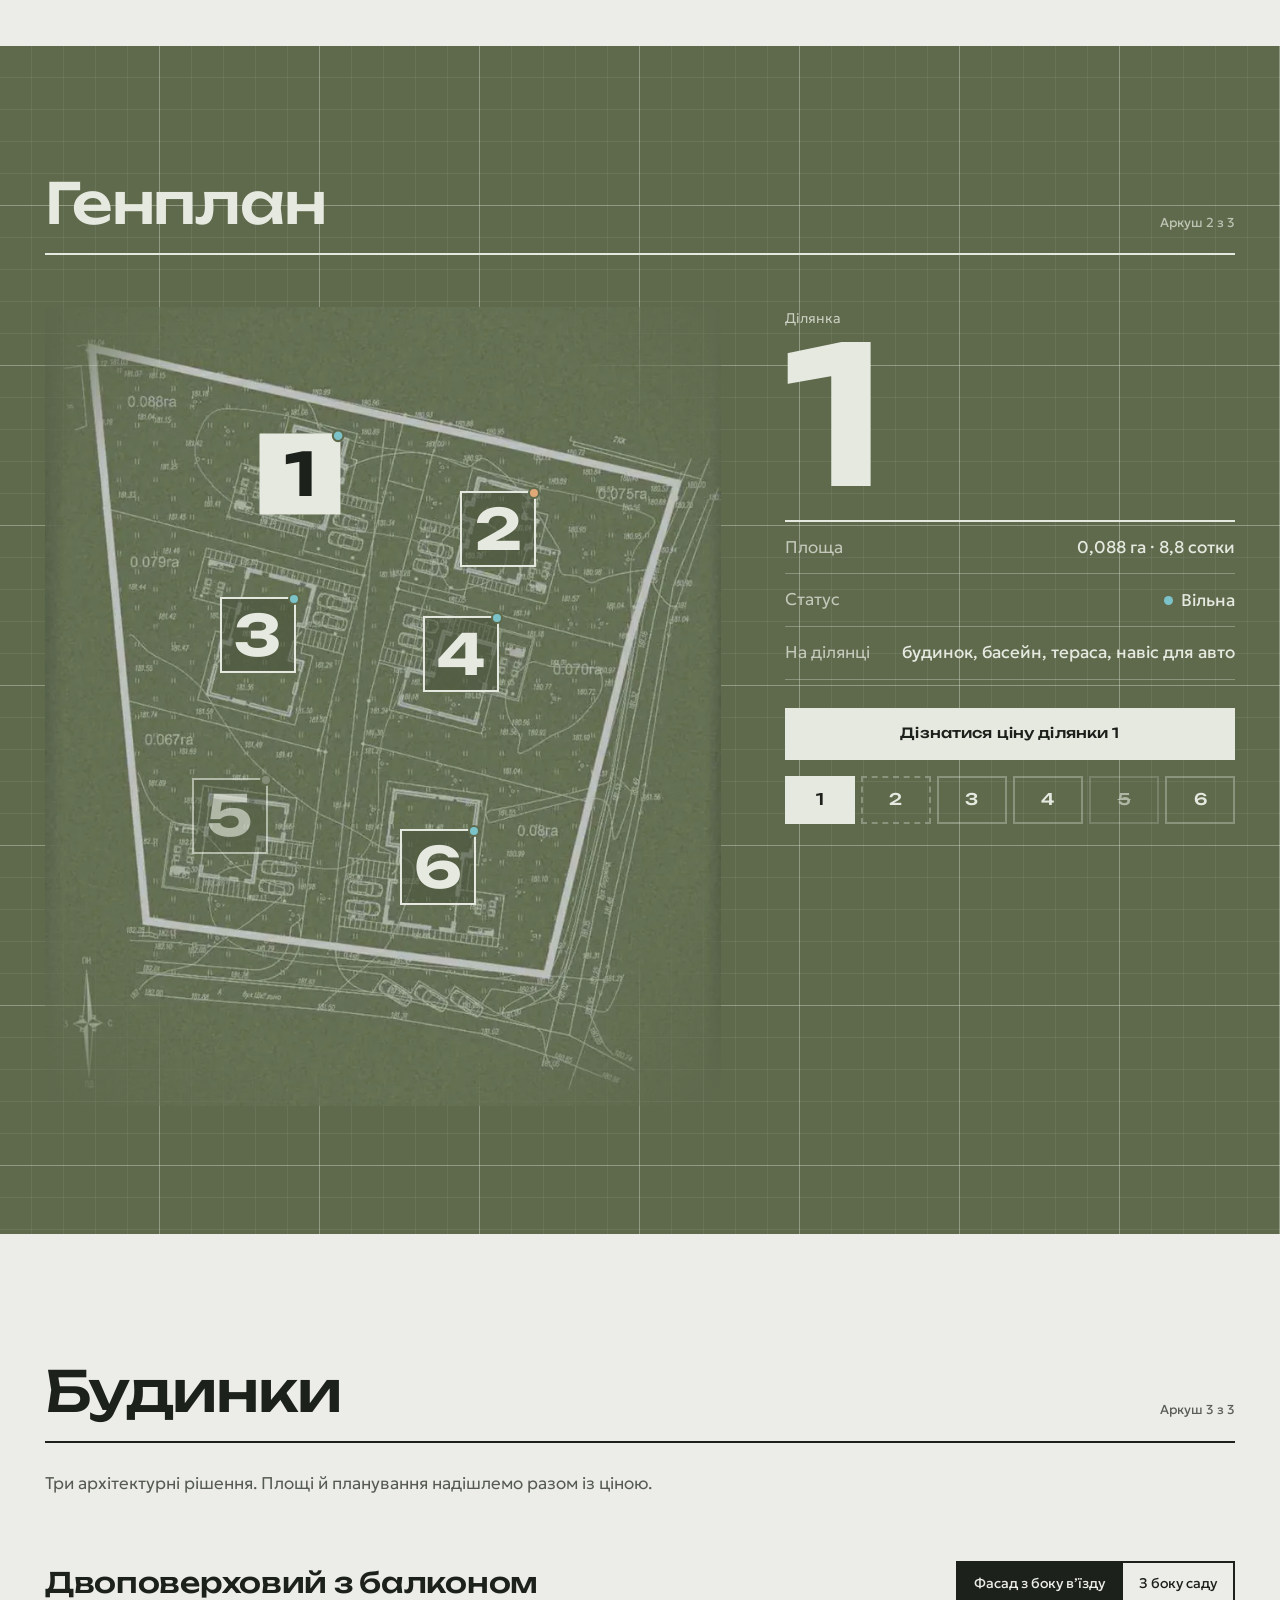
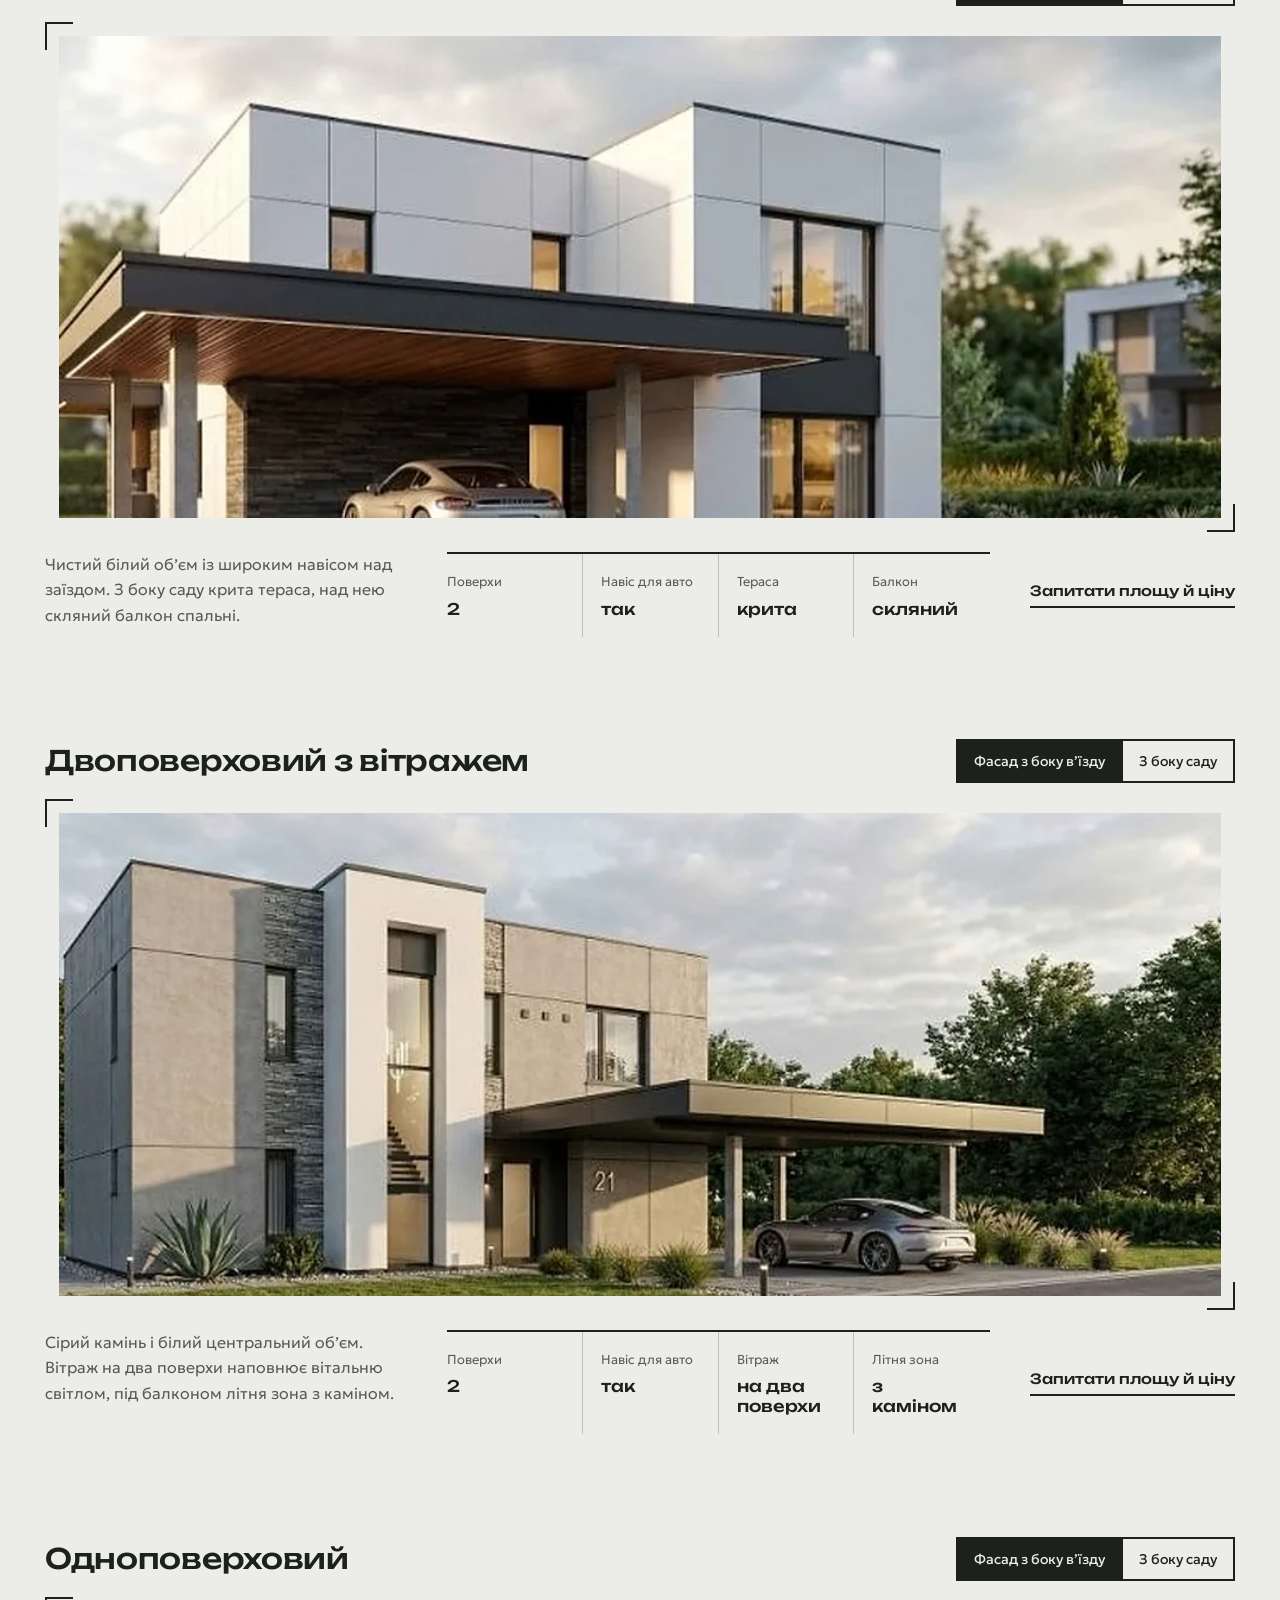
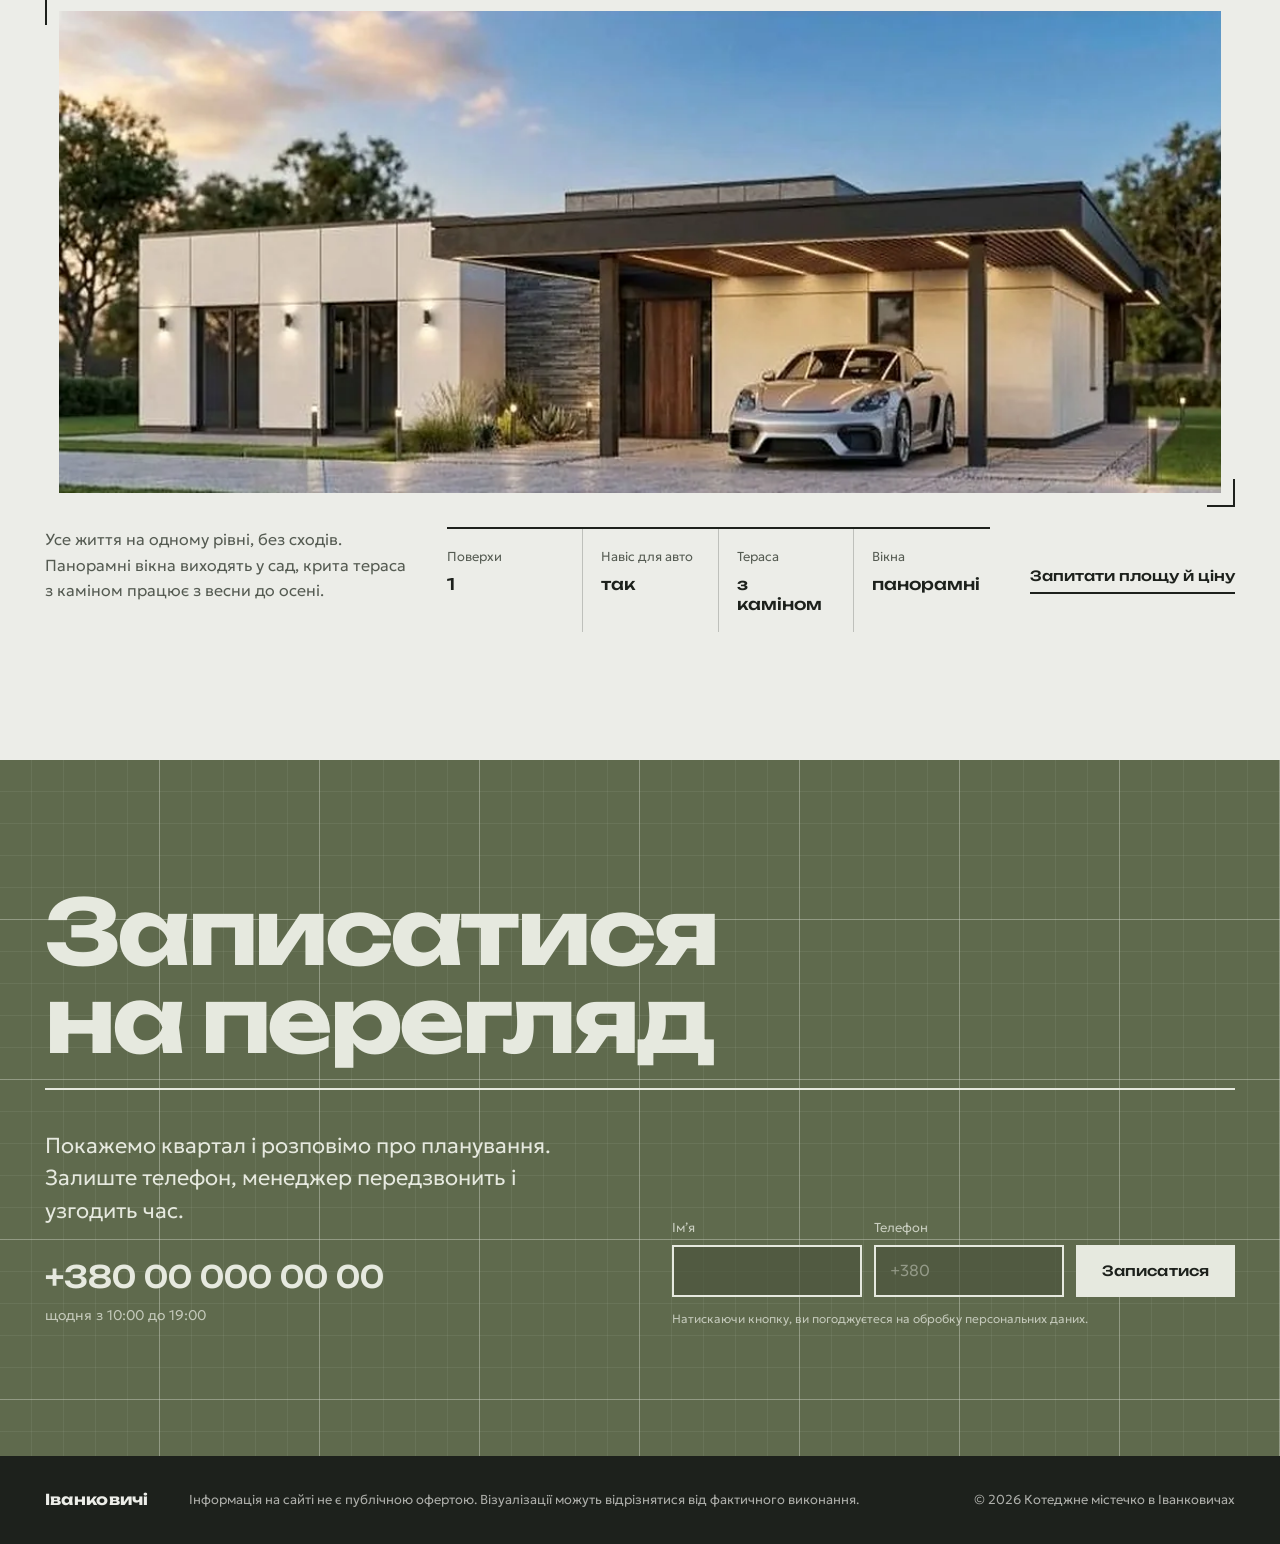
<file: concept-3.html>
<!doctype html>
<html lang="uk">
<head>
  <meta charset="utf-8">
  <meta name="viewport" content="width=device-width, initial-scale=1, viewport-fit=cover">
  <meta name="robots" content="noindex, nofollow">
  <title>Іванковичі — концепт 3, Креслення</title>
  <meta name="description" content="Шість сучасних будинків з басейнами у приватному кварталі в селі Іванковичі, Київська область.">
  <meta name="theme-color" content="#5F6A4D">
  <link rel="icon" href="data:image/svg+xml,%3Csvg xmlns='http://www.w3.org/2000/svg' viewBox='0 0 32 32'%3E%3Crect width='32' height='32' fill='%235F6A4D'/%3E%3Cpath d='M6 26V12h10v14M16 26V6h10v20' fill='none' stroke='%23E6E9DF' stroke-width='2'/%3E%3C/svg%3E">
  <link rel="preload" href="fonts/unbounded-cyrillic-500-normal.woff2" as="font" type="font/woff2" crossorigin>
  <link rel="stylesheet" href="css/concept-3.css">
</head>
<body>

<a class="skip" href="#main">Перейти до змісту</a>

<header class="top" id="top-bar">
  <div class="top__inner">
    <a class="stamp" href="#top" aria-label="Котеджне містечко Іванковичі — на початок сторінки">
      <span class="stamp__name">Іванковичі</span>
      <span class="stamp__sub">котеджне містечко</span>
    </a>
    <nav class="menu" id="nav" aria-label="Головне меню">
      <a href="#about">Про квартал</a>
      <a href="#plan">Генплан</a>
      <a href="#houses">Будинки</a>
      <a class="menu__phone" href="tel:+380000000000">+380 00 000 00 00</a>
    </nav>
    <a class="top__phone" href="tel:+380000000000">+380 00 000 00 00</a>
    <a class="btn btn--ink top__cta" href="#contact">Записатися на перегляд</a>
    <button class="burger" id="burger" aria-label="Відкрити меню" aria-expanded="false" aria-controls="nav"><span></span><span></span></button>
  </div>
</header>

<main id="main">

  <section class="hero sheet" id="top">
    <div class="wrap hero__grid">
      <div class="hero__text">
        <p class="hero__place">с. Іванковичі, Фастівський район, Київська область</p>
        <h1 class="hero__title">Шість будинків в Іванковичах</h1>
        <p class="hero__lead">Приватний квартал сучасних котеджів з басейнами, навісами для авто й ландшафтними садами.</p>
        <div class="hero__actions">
          <a class="btn btn--chalk" href="#plan">Обрати ділянку</a>
          <a class="btn btn--line" href="#contact">Записатися на перегляд</a>
        </div>
      </div>
      <figure class="frame hero__img">
        <img src="img/g08-1600.webp" srcset="img/g08-700.webp 700w, img/g08-1600.webp 1600w" sizes="(min-width: 1000px) 45vw, 100vw"
             alt="Квартал згори в м’якому світлі: будинки з пласкими дахами, басейни й газони" width="1600" height="899" fetchpriority="high">
        <figcaption>Вигляд кварталу згори</figcaption>
      </figure>
    </div>
    <div class="wrap">
      <dl class="titleblock">
        <div><dt>Об’єкт</dt><dd>Котеджне містечко</dd></div>
        <div><dt>Адреса</dt><dd>с. Іванковичі, Фастівський р-н, Київська обл.</dd></div>
        <div><dt>Ділянок</dt><dd>6</dd></div>
        <div><dt>Площа ділянок</dt><dd>6,7–8,8 сотки</dd></div>
      </dl>
    </div>
  </section>

  <section class="about" id="about">
    <div class="wrap">
      <div class="sec-head"><h2 class="h2">Квартал, де сусідів лише п’ятеро</h2><span class="sheet-no">Аркуш 1 з 3</span></div>
      <div class="about__grid">
        <p class="lead">Шість будинків на огородженій території з власним проїздом. Кожен стоїть на окремій ділянці з садом, терасою й басейном, тож поруч завжди тихо, а простору вистачає всім.</p>
        <p class="muted">Архітектура однакова за духом і різна за формою: пласкі дахи, панорамні вікна, світлі фасадні панелі, натуральний камінь і дерево. Ландшафт продумано для всього кварталу, від проїзду до живоплотів між ділянками.</p>
      </div>
      <dl class="spec">
        <div><dt>Ділянка</dt><dd>6,7–8,8 сотки</dd></div>
        <div><dt>Басейн</dt><dd>на кожній ділянці</dd></div>
        <div><dt>Навіс для авто</dt><dd>біля кожного будинку</dd></div>
        <div><dt>Територія</dt><dd>закрита, з власним проїздом</dd></div>
      </dl>
    </div>
  </section>

  <section class="plan sheet" id="plan">
    <div class="wrap">
      <div class="sec-head"><h2 class="h2">Генплан</h2><span class="sheet-no">Аркуш 2 з 3</span></div>
      <div class="plan__grid">
        <div class="drawing">
          <div class="drawing__canvas" id="planMap">
            <img src="img/c3-plan-1500.webp" srcset="img/c3-plan-800.webp 800w, img/c3-plan-1500.webp 1500w"
                 sizes="(min-width: 1000px) 55vw, 100vw" alt="Креслення генплану: межа кварталу, внутрішній проїзд і шість ділянок з площами від 0,067 до 0,088 га"
                 loading="lazy" width="1500" height="1774">
          </div>
        </div>
        <aside class="lotcard" aria-live="polite">
          <p class="lotcard__label">Ділянка</p>
          <p class="lotcard__num" id="lotNum">1</p>
          <dl class="lotcard__specs">
            <div><dt>Площа</dt><dd id="lotArea">0,088 га · 8,8 сотки</dd></div>
            <div><dt>Статус</dt><dd><span class="st" id="lotStatus" data-status="free">Вільна</span></dd></div>
            <div><dt>На ділянці</dt><dd>будинок, басейн, тераса, навіс для авто</dd></div>
          </dl>
          <a class="btn btn--chalk btn--wide" id="lotBtn" href="#contact">Дізнатися ціну ділянки 1</a>
          <div class="lotcard__pick" id="lotPick" role="group" aria-label="Обрати ділянку"></div>
        </aside>
      </div>
    </div>
  </section>

  <section class="houses" id="houses">
    <div class="wrap">
      <div class="sec-head"><h2 class="h2">Будинки</h2><span class="sheet-no">Аркуш 3 з 3</span></div>
      <p class="muted houses__note">Три архітектурні рішення. Площі й планування надішлемо разом із ціною.</p>

      <article class="house">
        <header class="house__head">
          <h3 class="h3">Двоповерховий з балконом</h3>
          <div class="toggle" role="group" aria-label="Фасад">
            <button type="button" class="is-active" aria-pressed="true">Фасад з боку в’їзду</button>
            <button type="button" aria-pressed="false">З боку саду</button>
          </div>
        </header>
        <div class="frame house__media" data-facades>
          <img class="is-active" src="img/house-a1.webp" alt="Двоповерховий білий будинок з навісом для авто, вигляд з боку в’їзду" loading="lazy" width="979" height="566">
          <img src="img/house-a2.webp" alt="Той самий будинок з боку саду: скляний балкон над критою терасою" loading="lazy" width="1008" height="521">
        </div>
        <div class="house__foot">
          <p class="muted">Чистий білий об’єм із широким навісом над заїздом. З боку саду крита тераса, над нею скляний балкон спальні.</p>
          <dl class="spec spec--row">
            <div><dt>Поверхи</dt><dd>2</dd></div>
            <div><dt>Навіс для авто</dt><dd>так</dd></div>
            <div><dt>Тераса</dt><dd>крита</dd></div>
            <div><dt>Балкон</dt><dd>скляний</dd></div>
          </dl>
          <a class="arrow-link" href="#contact" data-house="Двоповерховий з балконом">Запитати площу й ціну</a>
        </div>
      </article>

      <article class="house">
        <header class="house__head">
          <h3 class="h3">Двоповерховий з вітражем</h3>
          <div class="toggle" role="group" aria-label="Фасад">
            <button type="button" class="is-active" aria-pressed="true">Фасад з боку в’їзду</button>
            <button type="button" aria-pressed="false">З боку саду</button>
          </div>
        </header>
        <div class="frame house__media" data-facades>
          <img class="is-active" src="img/house-b1.webp" alt="Двоповерховий будинок у сірих і білих панелях з навісом для авто, вигляд з вулиці" loading="lazy" width="979" height="511">
          <img src="img/house-b2.webp" alt="Той самий будинок з боку саду: вітраж на два поверхи й балкон над літньою зоною з каміном" loading="lazy" width="974" height="500">
        </div>
        <div class="house__foot">
          <p class="muted">Сірий камінь і білий центральний об’єм. Вітраж на два поверхи наповнює вітальню світлом, під балконом літня зона з каміном.</p>
          <dl class="spec spec--row">
            <div><dt>Поверхи</dt><dd>2</dd></div>
            <div><dt>Навіс для авто</dt><dd>так</dd></div>
            <div><dt>Вітраж</dt><dd>на два поверхи</dd></div>
            <div><dt>Літня зона</dt><dd>з каміном</dd></div>
          </dl>
          <a class="arrow-link" href="#contact" data-house="Двоповерховий з вітражем">Запитати площу й ціну</a>
        </div>
      </article>

      <article class="house">
        <header class="house__head">
          <h3 class="h3">Одноповерховий</h3>
          <div class="toggle" role="group" aria-label="Фасад">
            <button type="button" class="is-active" aria-pressed="true">Фасад з боку в’їзду</button>
            <button type="button" aria-pressed="false">З боку саду</button>
          </div>
        </header>
        <div class="frame house__media" data-facades>
          <img class="is-active" src="img/house-c1.webp" alt="Одноповерховий будинок з навісом для авто й дерев’яними вхідними дверима" loading="lazy" width="1095" height="451">
          <img src="img/house-c2.webp" alt="Той самий будинок з боку саду: крита тераса з вуличним каміном і панорамні вікна" loading="lazy" width="1043" height="423">
        </div>
        <div class="house__foot">
          <p class="muted">Усе життя на одному рівні, без сходів. Панорамні вікна виходять у сад, крита тераса з каміном працює з весни до осені.</p>
          <dl class="spec spec--row">
            <div><dt>Поверхи</dt><dd>1</dd></div>
            <div><dt>Навіс для авто</dt><dd>так</dd></div>
            <div><dt>Тераса</dt><dd>з каміном</dd></div>
            <div><dt>Вікна</dt><dd>панорамні</dd></div>
          </dl>
          <a class="arrow-link" href="#contact" data-house="Одноповерховий">Запитати площу й ціну</a>
        </div>
      </article>
    </div>
  </section>

  <section class="contact sheet" id="contact">
    <div class="wrap">
      <h2 class="contact__title">Записатися на перегляд</h2>
      <div class="contact__grid">
        <div>
          <p class="lead">Покажемо квартал і розповімо про планування. Залиште телефон, менеджер передзвонить і узгодить час.</p>
          <p class="contact__phone"><a href="tel:+380000000000">+380 00 000 00 00</a> <span>щодня з 10:00 до 19:00</span></p>
        </div>
        <form class="form" id="leadForm" novalidate>
          <p class="pick" id="pickNote" hidden>Ви обрали: <b id="pickText"></b>
            <button type="button" id="pickClear" aria-label="Скасувати вибір">×</button></p>
          <div class="field">
            <label for="c3Name">Ім’я</label>
            <input id="c3Name" name="name" type="text" autocomplete="name" required>
          </div>
          <div class="field">
            <label for="c3Phone">Телефон</label>
            <input id="c3Phone" name="phone" type="tel" autocomplete="tel" inputmode="tel" placeholder="+380" required>
          </div>
          <input type="hidden" id="c3Interest" name="interest" value="">
          <button class="btn btn--chalk" type="submit">Записатися</button>
          <p class="form__note">Натискаючи кнопку, ви погоджуєтеся на обробку персональних даних.</p>
          <p class="form__msg" id="formMsg" role="status" hidden></p>
        </form>
      </div>
    </div>
  </section>

</main>

<footer class="foot">
  <div class="wrap foot__grid">
    <span class="stamp__name">Іванковичі</span>
    <p>Інформація на сайті не є публічною офертою. Візуалізації можуть відрізнятися від фактичного виконання.</p>
    <p>© 2026 Котеджне містечко в Іванковичах</p>
  </div>
</footer>

<script src="js/concept-3.js" defer></script>
<script src="js/switcher.js" defer></script>
</body>
</html>
</file>
<file: css/style.css>
/* ===== Шрифт Geologica (SIL OFL 1.1), локально ===== */
@font-face { font-family: "Geologica"; font-style: normal; font-weight: 300; font-display: swap; src: url("../fonts/geologica-cyrillic-300-normal.woff2") format("woff2"); unicode-range: U+0301,U+0400-045F,U+0490-0491,U+04B0-04B1,U+2116; }
@font-face { font-family: "Geologica"; font-style: normal; font-weight: 300; font-display: swap; src: url("../fonts/geologica-latin-300-normal.woff2") format("woff2"); unicode-range: U+0000-00FF,U+0131,U+0152-0153,U+02BB-02BC,U+02C6,U+02DA,U+02DC,U+0304,U+0308,U+0329,U+2000-206F,U+20AC,U+2122,U+2191,U+2193,U+2212,U+2215,U+FEFF,U+FFFD; }
@font-face { font-family: "Geologica"; font-style: normal; font-weight: 400; font-display: swap; src: url("../fonts/geologica-cyrillic-400-normal.woff2") format("woff2"); unicode-range: U+0301,U+0400-045F,U+0490-0491,U+04B0-04B1,U+2116; }
@font-face { font-family: "Geologica"; font-style: normal; font-weight: 400; font-display: swap; src: url("../fonts/geologica-latin-400-normal.woff2") format("woff2"); unicode-range: U+0000-00FF,U+0131,U+0152-0153,U+02BB-02BC,U+02C6,U+02DA,U+02DC,U+0304,U+0308,U+0329,U+2000-206F,U+20AC,U+2122,U+2191,U+2193,U+2212,U+2215,U+FEFF,U+FFFD; }
@font-face { font-family: "Geologica"; font-style: normal; font-weight: 500; font-display: swap; src: url("../fonts/geologica-cyrillic-500-normal.woff2") format("woff2"); unicode-range: U+0301,U+0400-045F,U+0490-0491,U+04B0-04B1,U+2116; }
@font-face { font-family: "Geologica"; font-style: normal; font-weight: 500; font-display: swap; src: url("../fonts/geologica-latin-500-normal.woff2") format("woff2"); unicode-range: U+0000-00FF,U+0131,U+0152-0153,U+02BB-02BC,U+02C6,U+02DA,U+02DC,U+0304,U+0308,U+0329,U+2000-206F,U+20AC,U+2122,U+2191,U+2193,U+2212,U+2215,U+FEFF,U+FFFD; }

/* ===== Токени ===== */
:root {
  --moss: #44513B;        /* хвоя, основний колір бренду */
  --moss-deep: #343F2E;
  --moss-soft: #E4E8DD;
  --paper: #F5F5F1;       /* світлий фасад */
  --white: #FFFFFF;
  --ink: #2B2E2C;         /* графіт */
  --ink-2: #5E625E;
  --line: #D9DAD3;
  --water: #3F8F9C;       /* басейн: статус «вільна» */
  --wood: #9A6A45;        /* дерево: статус «бронь» */
  --sold: #9A9C97;

  --font: "Geologica", system-ui, -apple-system, "Segoe UI", Roboto, sans-serif;
  --container: 1240px;
  --gutter: clamp(16px, 4vw, 40px);
  --section: clamp(72px, 10vw, 140px);
  --radius: 4px;
  --ease: cubic-bezier(.2, .7, .2, 1);
  --header-h: 72px;
}

/* ===== База ===== */
*, *::before, *::after { box-sizing: border-box; }
html { scroll-behavior: smooth; scroll-padding-top: var(--header-h); -webkit-text-size-adjust: 100%; }
body {
  margin: 0;
  font-family: var(--font);
  font-weight: 300;
  font-size: 17px;
  line-height: 1.6;
  color: var(--ink);
  background: var(--paper);
  -webkit-font-smoothing: antialiased;
  overflow-x: hidden;
}
img { display: block; max-width: 100%; height: auto; }
a { color: inherit; }
button, input, select, textarea { font: inherit; color: inherit; }
p { margin: 0 0 1em; }
h1, h2, h3 { margin: 0; font-weight: 300; }
:focus-visible { outline: 2px solid var(--water); outline-offset: 3px; }

.container { width: 100%; max-width: var(--container); margin: 0 auto; padding: 0 var(--gutter); }

.skip {
  position: absolute; left: 16px; top: -60px; z-index: 100;
  background: var(--ink); color: var(--paper); padding: 10px 16px; text-decoration: none;
}
.skip:focus { top: 16px; }

/* ===== Типографіка ===== */
.h2 {
  font-size: clamp(34px, 5vw, 60px);
  line-height: 1.05;
  letter-spacing: -0.025em;
  margin-bottom: .5em;
}
.h3 {
  font-size: clamp(24px, 2.6vw, 32px);
  line-height: 1.15;
  letter-spacing: -0.015em;
  margin-bottom: .6em;
}
.lead {
  font-size: clamp(19px, 1.8vw, 23px);
  line-height: 1.5;
  max-width: 34em;
}

/* ===== Кнопки й посилання ===== */
.btn {
  display: inline-flex; align-items: center; justify-content: center;
  min-height: 52px; padding: 0 28px;
  background: var(--moss); color: var(--paper);
  border: 1px solid var(--moss); border-radius: var(--radius);
  font-weight: 400; font-size: 16px; text-decoration: none; cursor: pointer;
  transition: background-color .25s var(--ease), color .25s var(--ease), border-color .25s var(--ease);
}
.btn:hover { background: var(--moss-deep); border-color: var(--moss-deep); }
.btn--small { min-height: 42px; padding: 0 18px; font-size: 15px; }
.btn--light { background: var(--paper); color: var(--ink); border-color: var(--paper); }
.btn--light:hover { background: var(--white); border-color: var(--white); }
.btn--ghost { background: transparent; color: var(--paper); border-color: rgba(245,245,241,.6); }
.btn--ghost:hover { background: rgba(245,245,241,.12); border-color: var(--paper); }

.link {
  position: relative; display: inline-block; font-weight: 400; text-decoration: none;
  border-bottom: 1px solid currentColor; padding-bottom: 2px;
  transition: color .2s;
}
/* невидима зона натискання ~44 px заввишки, вигляд посилання не змінюється */
.link::before { content: ""; position: absolute; inset: -8px -4px; }
.link:hover { color: var(--moss); }

.round {
  width: 48px; height: 48px; display: inline-grid; place-items: center;
  border: 1px solid var(--line); border-radius: 50%; background: transparent; cursor: pointer;
  transition: background-color .2s, border-color .2s;
}
.round svg { width: 22px; height: 22px; }
.round:hover { border-color: var(--ink); }
.round:disabled { opacity: .35; cursor: default; }

/* ===== Шапка ===== */
.header {
  position: fixed; inset: 0 0 auto; z-index: 50;
  color: var(--paper);
  transition: background-color .35s var(--ease), color .35s var(--ease), box-shadow .35s var(--ease);
}
.header__inner {
  height: var(--header-h);
  max-width: calc(var(--container) + 2 * var(--gutter)); margin: 0 auto; padding: 0 var(--gutter);
  display: flex; align-items: center; gap: 28px;
}
.header.is-solid { background: var(--paper); color: var(--ink); box-shadow: 0 1px 0 var(--line); }
.header.is-solid .header__cta { background: var(--moss); border-color: var(--moss); color: var(--paper); }
.header__cta { background: transparent; border-color: rgba(245,245,241,.6); }
.header__phone { text-decoration: none; font-weight: 400; font-size: 15px; white-space: nowrap; }

.logo { display: inline-flex; align-items: center; gap: 10px; text-decoration: none; margin-right: auto; }
.logo__mark { width: 30px; height: 30px; flex: none; }
.logo__text { display: flex; flex-direction: column; font-size: 18px; font-weight: 500; letter-spacing: .06em; line-height: 1.1; }
.logo__text small { font-size: 11px; font-weight: 300; letter-spacing: .14em; opacity: .8; }

.nav { display: flex; gap: 26px; }
.nav a { text-decoration: none; font-size: 15px; font-weight: 400; position: relative; }
.nav a::after {
  content: ""; position: absolute; left: 0; right: 0; bottom: -4px; height: 1px;
  background: currentColor; transform: scaleX(0); transform-origin: left; transition: transform .3s var(--ease);
}
.nav a:hover::after, .nav a.is-current::after { transform: scaleX(1); }
.nav__phone { display: none; }

.burger { display: none; width: 44px; height: 44px; border: 0; background: none; cursor: pointer; position: relative; }
.burger span { position: absolute; left: 10px; right: 10px; height: 1.5px; background: currentColor; transition: transform .3s var(--ease); }
.burger span:first-child { top: 17px; }
.burger span:last-child { top: 26px; }
.burger[aria-expanded="true"] span:first-child { transform: translateY(4.5px) rotate(45deg); }
.burger[aria-expanded="true"] span:last-child { transform: translateY(-4.5px) rotate(-45deg); }

/* ===== Hero ===== */
.hero {
  position: relative; min-height: 100svh; display: flex; align-items: flex-end;
  color: var(--paper); overflow: hidden; background: var(--moss-deep);
}
.hero__media, .hero__media img { position: absolute; inset: 0; width: 100%; height: 100%; }
.hero__media img { object-fit: cover; object-position: 50% 60%; animation: heroZoom 2.4s var(--ease) both; }
.hero__shade {
  position: absolute; inset: 0;
  background:
    linear-gradient(180deg, rgba(30,36,28,.55) 0%, rgba(30,36,28,0) 22%),
    linear-gradient(90deg, rgba(30,36,28,.5) 0%, rgba(30,36,28,0) 65%),
    linear-gradient(0deg, rgba(30,36,28,.78) 0%, rgba(30,36,28,.25) 45%, rgba(30,36,28,0) 70%);
}
.hero__content { position: relative; text-shadow: 0 1px 14px rgba(20,24,18,.35); padding-bottom: clamp(48px, 9vh, 110px); padding-top: 120px; }
.hero__place { font-size: 15px; margin-bottom: 18px; opacity: .85; }
.hero__title {
  font-size: clamp(48px, 9vw, 128px);
  line-height: .95; letter-spacing: -0.04em; font-weight: 300;
  margin-bottom: 28px;
}
.hero__lead { font-size: clamp(18px, 1.7vw, 21px); max-width: 30em; margin-bottom: 36px; opacity: .92; }
.hero__actions { display: flex; flex-wrap: wrap; gap: 12px; text-shadow: none; }
.hero__place, .hero__title, .hero__lead, .hero__actions { animation: heroIn 1s var(--ease) both; }
.hero__title { animation-delay: .15s; }
.hero__lead { animation-delay: .3s; }
.hero__actions { animation-delay: .45s; }

@keyframes heroZoom { from { transform: scale(1.08); } to { transform: scale(1); } }
@keyframes heroIn { from { opacity: 0; transform: translateY(24px); } to { opacity: 1; transform: none; } }

/* ===== Секції ===== */
.section { padding: var(--section) 0; }
.section__head { display: flex; flex-wrap: wrap; align-items: baseline; justify-content: space-between; gap: 8px 40px; margin-bottom: clamp(32px, 4vw, 56px); }
.section__head .h2 { margin-bottom: 0; }
.section__note { color: var(--ink-2); margin: 0; max-width: 32em; }

/* Про квартал */
.about__grid { display: grid; grid-template-columns: 7fr 5fr; gap: clamp(40px, 6vw, 96px); align-items: start; }
.about__text p:not(.lead) { color: var(--ink-2); max-width: 36em; }
.facts { margin: 0; display: grid; gap: 0; border-top: 1px solid var(--line); }
.facts__item { padding: 22px 0; border-bottom: 1px solid var(--line); display: grid; grid-template-columns: 11em 1fr; gap: 16px; }
.facts dt { font-weight: 500; }
.facts dd { margin: 0; color: var(--ink-2); }
.about__wide { margin: clamp(56px, 8vw, 110px) 0 0; overflow: hidden; }
.about__wide img { width: 100%; height: clamp(320px, 62vw, 760px); object-fit: cover; }

/* ===== Генплан ===== */
.plan { background: var(--white); }
.plan__grid { display: grid; grid-template-columns: minmax(0, 2fr) minmax(280px, 1fr); gap: clamp(24px, 3vw, 48px); align-items: start; }
.plan__map { position: relative; border-radius: var(--radius); overflow: hidden; background: var(--moss-soft); }
.plan__canvas { position: relative; }
.plan__canvas img { width: 100%; }

.pin {
  position: absolute; transform: translate(-50%, -50%);
  width: 46px; height: 46px; border-radius: 50%;
  border: 2px solid var(--paper);
  background: rgba(43,46,44,.72); color: var(--paper);
  font-weight: 500; font-size: 17px; cursor: pointer;
  display: grid; place-items: center;
  backdrop-filter: blur(4px); -webkit-backdrop-filter: blur(4px);
  transition: transform .3s var(--ease), background-color .3s var(--ease);
}
.pin::after {
  content: ""; position: absolute; right: -2px; top: -2px; width: 12px; height: 12px; border-radius: 50%;
  background: var(--water); border: 2px solid var(--paper);
}
.pin[data-status="reserved"]::after { background: var(--wood); }
.pin[data-status="sold"]::after { background: var(--sold); }
.pin:hover { transform: translate(-50%, -50%) scale(1.08); }
.pin.is-active { background: var(--moss); transform: translate(-50%, -50%) scale(1.15); }

.lot { position: sticky; top: calc(var(--header-h) + 24px); }
.lot__label { color: var(--ink-2); margin: 0; }
.lot__num { font-size: clamp(72px, 8vw, 112px); line-height: 1; letter-spacing: -0.04em; margin: 0 0 20px; transition: opacity .25s; }
.lot__specs { margin: 0 0 28px; border-top: 1px solid var(--line); }
.lot__specs > div { display: flex; justify-content: space-between; gap: 16px; padding: 14px 0; border-bottom: 1px solid var(--line); }
.lot__specs dt { color: var(--ink-2); white-space: nowrap; }
.lot__specs dd { margin: 0; text-align: right; font-weight: 400; }
.lot__btn { width: 100%; }
.status { display: inline-flex; align-items: center; gap: 8px; }
.status::before { content: ""; width: 9px; height: 9px; border-radius: 50%; background: var(--water); }
.status[data-status="reserved"]::before { background: var(--wood); }
.status[data-status="sold"]::before { background: var(--sold); }

.lot__list { list-style: none; margin: 28px 0 0; padding: 0; display: grid; grid-template-columns: repeat(3, 1fr); gap: 8px; }
.lot__list button {
  width: 100%; min-height: 52px; padding: 6px 4px; border: 1px solid var(--line); border-radius: var(--radius);
  background: transparent; cursor: pointer; line-height: 1.2; font-size: 14px; font-weight: 400;
  transition: border-color .2s, background-color .2s;
}
.lot__list button small { display: block; font-size: 12px; font-weight: 300; color: var(--ink-2); }
.lot__list button:hover { border-color: var(--ink); }
.lot__list button[aria-pressed="true"] { border-color: var(--moss); background: var(--moss-soft); }

/* ===== Будинки ===== */
.house { display: grid; grid-template-columns: 7fr 5fr; gap: clamp(28px, 5vw, 80px); align-items: center; }
.house + .house { margin-top: clamp(72px, 9vw, 130px); }
.house--flip { grid-template-columns: 5fr 7fr; }
.house--flip .house__media { order: 2; }
.house__media { position: relative; aspect-ratio: 16 / 9.5; overflow: hidden; border-radius: var(--radius); background: var(--moss-soft); }
.house__media img {
  position: absolute; inset: 0; width: 100%; height: 100%; object-fit: cover;
  opacity: 0; transition: opacity .6s var(--ease), transform 1.2s var(--ease); transform: scale(1.03);
}
.house__media img.is-active { opacity: 1; transform: none; }
.house__switch {
  position: absolute; left: 12px; bottom: 12px; display: flex; padding: 4px; gap: 2px;
  background: rgba(245,245,241,.9); border-radius: 999px;
  backdrop-filter: blur(6px); -webkit-backdrop-filter: blur(6px);
}
.house__switch button {
  border: 0; background: transparent; cursor: pointer; padding: 8px 14px; border-radius: 999px;
  font-size: 14px; font-weight: 400; transition: background-color .25s, color .25s;
}
.house__switch button.is-active { background: var(--ink); color: var(--paper); }
.house__body > p { color: var(--ink-2); max-width: 32em; }
.house__specs { list-style: none; padding: 0; margin: 24px 0 28px; border-top: 1px solid var(--line); }
.house__specs li { display: flex; justify-content: space-between; gap: 16px; padding: 12px 0; border-bottom: 1px solid var(--line); font-weight: 400; }
.house__specs li span { color: var(--ink-2); font-weight: 300; }

/* ===== Галерея ===== */
.gallery { padding-bottom: calc(var(--section) * .8); background: var(--white); }
.gallery__head { margin-bottom: clamp(28px, 3vw, 44px); align-items: center; }
.gallery__nav { display: flex; gap: 10px; }
.gallery__track {
  display: flex; gap: 16px; overflow-x: auto; scroll-snap-type: x mandatory; scroll-behavior: smooth;
  padding: 0 max(var(--gutter), calc((100vw - var(--container)) / 2 + var(--gutter)));
  scroll-padding: 0 max(var(--gutter), calc((100vw - var(--container)) / 2 + var(--gutter)));
  scrollbar-width: none;
}
.gallery__track::-webkit-scrollbar { display: none; }
.shot {
  flex: none; width: min(78vw, 620px); aspect-ratio: 3 / 2; padding: 0; border: 0; cursor: zoom-in;
  scroll-snap-align: start; border-radius: var(--radius); overflow: hidden; background: var(--moss-soft);
}
.shot img { width: 100%; height: 100%; object-fit: cover; transition: transform .8s var(--ease); }
.shot:hover img { transform: scale(1.04); }

/* ===== Локація ===== */
.location__grid { display: grid; grid-template-columns: 5fr 7fr; gap: clamp(32px, 5vw, 80px); align-items: center; }
.location__text p:not(.lead) { color: var(--ink-2); }
.location__addr { font-style: normal; font-weight: 400; margin: 28px 0 20px; }
.location__map { aspect-ratio: 4 / 3; border-radius: var(--radius); overflow: hidden; background: var(--moss-soft); }
.location__map iframe { width: 100%; height: 100%; border: 0; filter: grayscale(.35) contrast(1.02); }

/* ===== Контакти ===== */
.contact { background: var(--moss); color: var(--paper); padding: var(--section) 0; }
.contact__grid { display: grid; grid-template-columns: 1fr 1fr; gap: clamp(40px, 6vw, 96px); align-items: start; }
.contact .lead { opacity: .9; }
.contact__list { list-style: none; padding: 0; margin: 36px 0 0; }
.contact__list li { display: flex; gap: 16px; padding: 12px 0; border-top: 1px solid rgba(245,245,241,.2); font-weight: 400; }
.contact__list li span { width: 6.5em; flex: none; font-weight: 300; opacity: .7; }
.contact__list a { position: relative; text-decoration: none; }
.contact__list a::before { content: ""; position: absolute; inset: -10px -4px; }
.contact__list a:hover { text-decoration: underline; }

.form { display: grid; gap: 18px; }
.field { display: grid; gap: 6px; }
.field label { font-size: 15px; font-weight: 400; }
.field .opt { font-weight: 300; opacity: .65; }
.field input, .field select, .field textarea {
  width: 100%; min-height: 52px; padding: 12px 16px;
  background: rgba(245,245,241,.08); border: 1px solid rgba(245,245,241,.3); border-radius: var(--radius);
  color: var(--paper); font-size: 16px; font-weight: 300;
  transition: border-color .2s, background-color .2s;
}
.field select { appearance: none; -webkit-appearance: none; cursor: pointer;
  background-image: url("data:image/svg+xml,%3Csvg xmlns='http://www.w3.org/2000/svg' viewBox='0 0 24 24'%3E%3Cpath d='M6 9l6 6 6-6' fill='none' stroke='%23F5F5F1' stroke-width='1.6'/%3E%3C/svg%3E");
  background-repeat: no-repeat; background-position: right 14px center; background-size: 20px; padding-right: 44px; }
.field select option { color: var(--ink); }
.field textarea { resize: vertical; min-height: 96px; }
.field input::placeholder { color: rgba(245,245,241,.45); }
.field input:focus, .field select:focus, .field textarea:focus { outline: none; border-color: var(--paper); background: rgba(245,245,241,.12); }
.field.is-invalid input { border-color: #F2B8A0; }
.field__err { font-size: 14px; color: #F7CDBB; }
.form__submit { margin-top: 6px; }
.form__note { font-size: 13px; opacity: .65; margin: 0; }
.form__error { font-size: 15px; color: #F7CDBB; margin: 0; }
.form-done { grid-column: 2; padding: 32px; border: 1px solid rgba(245,245,241,.3); border-radius: var(--radius); animation: heroIn .6s var(--ease) both; }
.form-done:focus { outline: none; }

/* ===== Футер ===== */
.footer { background: var(--moss-deep); color: rgba(245,245,241,.75); padding: 48px 0 40px; font-size: 14px; }
.footer__grid { display: grid; grid-template-columns: auto 1fr auto; gap: 24px 48px; align-items: center; }
.footer .logo { color: var(--paper); margin: 0; }
.footer__legal, .footer__copy { margin: 0; }

/* ===== Мобільна панель ===== */
.mbar { display: none; }

/* ===== Лайтбокс ===== */
.lightbox {
  width: 100vw; height: 100vh; max-width: none; max-height: none; margin: 0; padding: 0; border: 0;
  background: rgba(24,28,22,.96); color: var(--paper);
}
.lightbox[open] { display: grid; place-items: center; animation: fadeIn .3s ease both; }
.lightbox::backdrop { background: transparent; }
.lightbox img { max-width: 92vw; max-height: 84vh; object-fit: contain; border-radius: 2px; }
.lightbox .round { position: absolute; border-color: rgba(245,245,241,.35); color: var(--paper); }
.lightbox .round:hover { border-color: var(--paper); background: rgba(245,245,241,.08); }
.lightbox__close { top: 20px; right: 20px; }
.lightbox__prev { left: 20px; top: 50%; transform: translateY(-50%); }
.lightbox__next { right: 20px; top: 50%; transform: translateY(-50%); }
.lightbox__count { position: absolute; bottom: 20px; left: 0; right: 0; text-align: center; margin: 0; font-size: 14px; opacity: .7; }
@keyframes fadeIn { from { opacity: 0; } to { opacity: 1; } }

/* ===== Поява зображень ===== */
.js .reveal { clip-path: inset(8% 0 0 0); opacity: 0; transition: clip-path 1.1s var(--ease), opacity .8s var(--ease); }
.js .reveal.is-in { clip-path: inset(0 0 0 0); opacity: 1; }

/* ===== Адаптив ===== */
@media (max-width: 1180px) {
  .header__phone { display: none; }
  .nav { gap: 20px; }
}

@media (max-width: 999px) {
  :root { --header-h: 64px; }
  .burger { display: block; }
  .header__cta { display: none; }
  .nav {
    position: fixed; inset: var(--header-h) 0 0; z-index: -1;
    flex-direction: column; gap: 0; padding: 16px var(--gutter) 40px;
    background: var(--paper); color: var(--ink);
    opacity: 0; visibility: hidden; transform: translateY(-12px);
    transition: opacity .3s var(--ease), transform .3s var(--ease), visibility .3s;
  }
  .nav a { font-size: 26px; font-weight: 300; padding: 14px 0; border-bottom: 1px solid var(--line); }
  .nav a::after { display: none; }
  .nav__phone { display: block; margin-top: 16px; border: 0 !important; font-size: 20px !important; font-weight: 400 !important; color: var(--moss); }
  .header.menu-open { background: var(--paper); color: var(--ink); }
  .header.menu-open .nav { opacity: 1; visibility: visible; transform: none; }

  .about__grid, .plan__grid, .house, .location__grid, .contact__grid { grid-template-columns: 1fr; }
  .house--flip { grid-template-columns: 1fr; }
  .house--flip .house__media { order: 0; }
  .lot { position: static; }
  .lot__num { font-size: 64px; margin-bottom: 12px; }
  .form-done { grid-column: auto; }
  .footer__grid { grid-template-columns: 1fr; }
}

@media (max-width: 640px) {
  body { font-size: 16px; padding-bottom: 68px; }
  .hero { min-height: 92svh; }
  .hero__actions .btn { flex: 1 1 100%; }
  .facts__item { grid-template-columns: 1fr; gap: 2px; padding: 16px 0; }
  .plan__canvas { width: 150%; margin-left: -25%; }
  .pin { width: 36px; height: 36px; font-size: 15px; border-width: 1.5px; }
  .pin::after { width: 9px; height: 9px; border-width: 1.5px; }
  .house__switch button { padding: 7px 11px; font-size: 13px; }
  .gallery__nav { display: none; }
  .shot { width: 84vw; }
  .lightbox__prev, .lightbox__next { top: auto; bottom: 16px; transform: none; }
  .lightbox__count { bottom: 30px; }

  .mbar {
    display: grid; grid-template-columns: 1fr 1.4fr; gap: 8px;
    position: fixed; left: 0; right: 0; bottom: 0; z-index: 40;
    padding: 8px 12px calc(8px + env(safe-area-inset-bottom));
    background: var(--paper); box-shadow: 0 -1px 0 var(--line);
    transform: translateY(110%); transition: transform .35s var(--ease);
  }
  .mbar.is-visible { transform: none; }
  .mbar a {
    min-height: 48px; display: grid; place-items: center; border-radius: var(--radius);
    text-decoration: none; font-weight: 400; font-size: 15px;
  }
  .mbar__call { border: 1px solid var(--ink); }
  .mbar__cta { background: var(--moss); color: var(--paper); }
}

@media (prefers-reduced-motion: reduce) {
  html { scroll-behavior: auto; }
  *, *::before, *::after { animation-duration: .01ms !important; animation-delay: 0s !important; transition-duration: .01ms !important; }
  .js .reveal { clip-path: none; opacity: 1; }
}
</file>
<file: css/concept-2.css>
/* Концепт 2 «Вечір»: темний преміум. Повноекранні фото, графіт, теплі вогні вікон. */

@font-face { font-family: "Cormorant Garamond"; font-weight: 300; font-display: swap; src: url("../fonts/cormorant-garamond-cyrillic-300-normal.woff2") format("woff2"); unicode-range: U+0301,U+0400-045F,U+0490-0491,U+04B0-04B1,U+2116; }
@font-face { font-family: "Cormorant Garamond"; font-weight: 300; font-display: swap; src: url("../fonts/cormorant-garamond-latin-300-normal.woff2") format("woff2"); unicode-range: U+0000-00FF,U+0131,U+0152-0153,U+02BB-02BC,U+02C6,U+02DA,U+02DC,U+0304,U+0308,U+0329,U+2000-206F,U+20AC,U+2122,U+2191,U+2193,U+2212,U+2215,U+FEFF,U+FFFD; }
@font-face { font-family: "Cormorant Garamond"; font-weight: 400; font-display: swap; src: url("../fonts/cormorant-garamond-cyrillic-400-normal.woff2") format("woff2"); unicode-range: U+0301,U+0400-045F,U+0490-0491,U+04B0-04B1,U+2116; }
@font-face { font-family: "Cormorant Garamond"; font-weight: 400; font-display: swap; src: url("../fonts/cormorant-garamond-latin-400-normal.woff2") format("woff2"); unicode-range: U+0000-00FF,U+0131,U+0152-0153,U+02BB-02BC,U+02C6,U+02DA,U+02DC,U+0304,U+0308,U+0329,U+2000-206F,U+20AC,U+2122,U+2191,U+2193,U+2212,U+2215,U+FEFF,U+FFFD; }
@font-face { font-family: "Geologica"; font-weight: 300; font-display: swap; src: url("../fonts/geologica-cyrillic-300-normal.woff2") format("woff2"); unicode-range: U+0301,U+0400-045F,U+0490-0491,U+04B0-04B1,U+2116; }
@font-face { font-family: "Geologica"; font-weight: 300; font-display: swap; src: url("../fonts/geologica-latin-300-normal.woff2") format("woff2"); unicode-range: U+0000-00FF,U+0131,U+0152-0153,U+02BB-02BC,U+02C6,U+02DA,U+02DC,U+0304,U+0308,U+0329,U+2000-206F,U+20AC,U+2122,U+2191,U+2193,U+2212,U+2215,U+FEFF,U+FFFD; }
@font-face { font-family: "Geologica"; font-weight: 400; font-display: swap; src: url("../fonts/geologica-cyrillic-400-normal.woff2") format("woff2"); unicode-range: U+0301,U+0400-045F,U+0490-0491,U+04B0-04B1,U+2116; }
@font-face { font-family: "Geologica"; font-weight: 400; font-display: swap; src: url("../fonts/geologica-latin-400-normal.woff2") format("woff2"); unicode-range: U+0000-00FF,U+0131,U+0152-0153,U+02BB-02BC,U+02C6,U+02DA,U+02DC,U+0304,U+0308,U+0329,U+2000-206F,U+20AC,U+2122,U+2191,U+2193,U+2212,U+2215,U+FEFF,U+FFFD; }

/* Повноекранні секції, текст ліворуч, заголовки антиквою; світло ламп лише як акцент */
:root {
  --night: #1F2220;      /* графіт фону */
  --night-2: #272B28;    /* підняті поверхні */
  --line: #3A3F3B;       /* тонкі лінії */
  --linen: #ECE7DE;      /* основний текст */
  --mist: #A9A59C;       /* другорядний текст */
  --lamp: #E3B26B;       /* тепле світло вікон: акцент */
  --pool: #7FB8B1;       /* статус «вільна» */
  --copper: #C38D5E;     /* статус «бронь» */

  --serif: "Cormorant Garamond", "Cormorant", Georgia, "Times New Roman", serif;
  --sans: "Geologica", system-ui, -apple-system, "Segoe UI", Roboto, sans-serif;
  --wrap: 1280px;
  --gut: max(16px, env(safe-area-inset-left, 0px), 4vw);
  --sec: clamp(88px, 11vw, 160px);
  --ease: cubic-bezier(.2, .7, .2, 1);
  --hd: 76px;
  color-scheme: dark;
}

*, *::before, *::after { box-sizing: border-box; }
[hidden] { display: none !important; }
html { scroll-behavior: smooth; scroll-padding-top: var(--hd); -webkit-text-size-adjust: 100%; }
body {
  margin: 0; background: var(--night); color: var(--linen);
  font: 300 17px/1.65 var(--sans); -webkit-font-smoothing: antialiased; overflow-x: hidden;
}
img { display: block; max-width: 100%; height: auto; }
a { color: inherit; }
button, input { font: inherit; color: inherit; }
p { margin: 0 0 1em; }
h1, h2, h3 { margin: 0; font-weight: 300; text-wrap: balance; }
:focus-visible { outline: 1px solid var(--lamp); outline-offset: 4px; }
.sr { position: absolute; width: 1px; height: 1px; overflow: hidden; clip: rect(0 0 0 0); white-space: nowrap; }
.skip { position: absolute; left: 16px; top: -60px; z-index: 100; background: var(--lamp); color: var(--night); padding: 10px 16px; }
.skip:focus { top: 16px; }

.wrap {
  width: 100%; max-width: calc(var(--wrap) + 2 * 40px); margin: 0 auto;
  padding-left: max(16px, env(safe-area-inset-left, 0px), 4vw);
  padding-right: max(16px, env(safe-area-inset-right, 0px), 4vw);
}
.h2 { font-family: var(--serif); font-size: clamp(44px, 6.4vw, 88px); line-height: 1; letter-spacing: -0.01em; margin-bottom: .45em; }
.lead { font-size: clamp(19px, 1.7vw, 22px); line-height: 1.55; max-width: 32em; }
.muted { color: var(--mist); max-width: 34em; }
.head { display: flex; flex-wrap: wrap; justify-content: space-between; align-items: baseline; gap: 8px 48px; margin-bottom: clamp(36px, 5vw, 64px); }
.head .h2 { margin: 0; }
.head .muted { margin: 0; }

/* Кнопки */
.btn {
  display: inline-flex; align-items: center; justify-content: center; min-height: 54px; padding: 0 30px;
  border: 1px solid var(--lamp); color: var(--night); background: var(--lamp);
  font-weight: 400; font-size: 15px; letter-spacing: .02em; text-decoration: none; cursor: pointer; border-radius: 0;
  transition: background-color .3s var(--ease), color .3s var(--ease);
}
.btn:hover { background: transparent; color: var(--lamp); }
.btn--wide { width: 100%; }
.tlink {
  display: inline-flex; align-items: center; gap: 10px; text-decoration: none; font-weight: 400; font-size: 15px;
  padding: 6px 0; border-bottom: 1px solid rgba(236,231,222,.4); transition: border-color .3s, color .3s;
}
.tlink:hover { color: var(--lamp); border-color: var(--lamp); }

/* Шапка */
.hd { position: fixed; inset: 0 0 auto; z-index: 50; padding-top: env(safe-area-inset-top, 0px); transition: background-color .4s var(--ease), border-color .4s; border-bottom: 1px solid transparent; }
.hd.is-solid { background: rgba(31,34,32,.94); border-color: var(--line); backdrop-filter: blur(10px); -webkit-backdrop-filter: blur(10px); }
.hd__inner {
  height: var(--hd); max-width: calc(var(--wrap) + 2 * 40px); margin: 0 auto;
  padding-left: max(16px, env(safe-area-inset-left, 0px), 4vw); padding-right: max(16px, env(safe-area-inset-right, 0px), 4vw);
  display: grid; grid-template-columns: 1fr auto 1fr; align-items: center; gap: 24px;
}
.hd__nav { display: flex; gap: 28px; }
.hd__nav a { text-decoration: none; font-size: 14px; font-weight: 400; color: var(--mist); transition: color .2s; }
.hd__nav a:hover, .hd__nav a.is-current { color: var(--linen); }
.hd__nav-phone { display: none; }
.hd__logo { text-decoration: none; text-align: center; font-family: var(--serif); font-size: 28px; line-height: 1; letter-spacing: .02em; }
.hd__logo small { display: block; margin-top: 4px; font-family: var(--sans); font-size: 10px; letter-spacing: .28em; color: var(--mist); }
.hd__right { display: flex; justify-content: flex-end; align-items: center; gap: 24px; }
.hd__phone { text-decoration: none; font-size: 14px; font-weight: 400; }
.hd__cta { text-decoration: none; font-size: 14px; font-weight: 400; padding: 10px 20px; border: 1px solid rgba(227,178,107,.6); color: var(--lamp); transition: background-color .3s, color .3s; }
.hd__cta:hover { background: var(--lamp); color: var(--night); }
.burger { display: none; width: 44px; height: 44px; border: 0; background: none; cursor: pointer; position: relative; justify-self: end; }
.burger span { position: absolute; left: 10px; right: 10px; height: 1px; background: currentColor; transition: transform .3s var(--ease); }
.burger span:first-child { top: 18px; }
.burger span:last-child { top: 26px; }
.burger[aria-expanded="true"] span:first-child { transform: translateY(4px) rotate(45deg); }
.burger[aria-expanded="true"] span:last-child { transform: translateY(-4px) rotate(-45deg); }

/* Hero: світло «вмикається» при завантаженні */
.hero { position: relative; min-height: 100svh; display: grid; align-items: end; overflow: hidden; }
.hero__img { position: absolute; inset: 0; width: 100%; height: 100%; object-fit: cover; object-position: 50% 55%;
  animation: lightsOn 2.8s var(--ease) both; }
.hero__shade { position: absolute; inset: 0;
  background: linear-gradient(0deg, rgba(31,34,32,1) 0%, rgba(31,34,32,.7) 28%, rgba(31,34,32,.15) 60%, rgba(31,34,32,.45) 100%); }
.hero__inner {
  position: relative; width: 100%; max-width: calc(var(--wrap) + 2 * 40px); margin: 0 auto;
  padding: 140px max(16px, env(safe-area-inset-right, 0px), 4vw) clamp(56px, 10vh, 120px) max(16px, env(safe-area-inset-left, 0px), 4vw);
  text-align: center; display: grid; justify-items: center;
}
.hero__place { font-size: 14px; letter-spacing: .04em; color: rgba(236,231,222,.85); margin-bottom: 22px; text-shadow: 0 1px 12px rgba(31,34,32,.6); }
.hero__title { font-family: var(--serif); font-size: clamp(58px, 10vw, 156px); line-height: .9; letter-spacing: -0.015em; margin-bottom: 30px; }
.hero__lead { max-width: 30em; font-size: clamp(17px, 1.6vw, 20px); color: rgba(236,231,222,.85); margin-bottom: 40px; }
.hero__actions { display: flex; flex-wrap: wrap; justify-content: center; align-items: center; gap: 20px 36px; }
.hero__place, .hero__title, .hero__lead, .hero__actions { animation: rise 1.2s var(--ease) both; }
.hero__place { animation-delay: .9s; }
.hero__title { animation-delay: 1.05s; }
.hero__lead { animation-delay: 1.25s; }
.hero__actions { animation-delay: 1.4s; }
@keyframes lightsOn { from { filter: brightness(.22) saturate(.6); transform: scale(1.05); } to { filter: none; transform: none; } }
@keyframes rise { from { opacity: 0; transform: translateY(18px); } to { opacity: 1; transform: none; } }

/* Про квартал */
.about { padding-top: var(--sec); }
.about__grid { display: grid; grid-template-columns: minmax(0, 7fr) minmax(0, 5fr); gap: clamp(40px, 7vw, 120px); align-items: end; }
.facts { margin: 0; display: grid; grid-template-columns: 1fr 1fr; gap: 0; border-top: 1px solid var(--line); }
.facts div { padding: 22px 18px 22px 0; border-bottom: 1px solid var(--line); }
.facts div:nth-child(odd) { border-right: 1px solid var(--line); }
.facts div:nth-child(even) { padding-left: 22px; }
.facts dt { font-family: var(--serif); font-size: 34px; line-height: 1.05; color: var(--lamp); }
.facts dd { margin: 6px 0 0; font-size: 15px; color: var(--mist); }
.night { margin: clamp(64px, 9vw, 130px) 0 0; position: relative; }
.night img { width: 100%; height: clamp(360px, 60vw, 820px); object-fit: cover; }
.night figcaption { position: relative; z-index: 1; margin-top: -64px; font-size: 14px; color: var(--mist); }
.night::after { content: ""; position: absolute; left: 0; right: 0; bottom: 0; height: 40%; background: linear-gradient(0deg, var(--night), transparent); pointer-events: none; }

/* Генплан */
.plan { padding-block: var(--sec); }
.plan__grid { display: grid; grid-template-columns: minmax(0, 3fr) minmax(300px, 2fr); gap: clamp(28px, 4vw, 64px); align-items: start; }
.plan__map { position: relative; overflow: hidden; background: var(--night-2); }
.plan__canvas { position: relative; }
.plan__canvas img { width: 100%; filter: brightness(.82) saturate(.85); }
.pin {
  position: absolute; transform: translate(-50%, -50%); width: 44px; height: 44px; border-radius: 50%;
  display: grid; place-items: center; cursor: pointer;
  background: rgba(31,34,32,.78); color: var(--linen); border: 1px solid rgba(227,178,107,.7);
  font: 400 16px/1 var(--sans);
  box-shadow: 0 0 0 0 rgba(227,178,107,.0);
  transition: background-color .3s var(--ease), color .3s var(--ease), box-shadow .4s var(--ease), transform .3s var(--ease);
}
.pin:hover, .pin.is-hover { box-shadow: 0 0 0 8px rgba(227,178,107,.18); }
.pin.is-active { background: var(--lamp); color: var(--night); box-shadow: 0 0 28px 6px rgba(227,178,107,.45); transform: translate(-50%, -50%) scale(1.1); }
.pin[data-status="reserved"]:not(.is-active) { border: 1px dashed var(--copper); color: var(--copper); }
.pin[data-status="sold"]:not(.is-active) { border-color: rgba(169,165,156,.5); color: var(--mist); background: rgba(31,34,32,.6); }
.pin[data-status="sold"].is-active { background: var(--mist); box-shadow: none; }

.lots { width: 100%; border-collapse: collapse; margin-bottom: 28px; font-variant-numeric: tabular-nums; }
.lots th { text-align: left; font-weight: 300; font-size: 13px; color: var(--mist); padding: 0 0 12px; border-bottom: 1px solid var(--line); }
.lots th:last-child, .lots td:last-child { text-align: right; }
.lots td { padding: 0; border-bottom: 1px solid var(--line); }
.lots tr { cursor: pointer; transition: background-color .25s; }
.lots tbody tr:hover, .lots tr.is-hover { background: rgba(236,231,222,.04); }
.lots tr.is-active { background: rgba(227,178,107,.08); }
.lots td > * { display: block; padding: 16px 0; }
.lots .lot-num { font-family: var(--serif); font-size: 30px; line-height: 1; padding: 12px 0; }
.lots tr.is-active .lot-num { color: var(--lamp); }
.lots tr[data-status="sold"] { color: var(--mist); }
.lots tr[data-status="sold"].is-active .lot-num { color: var(--mist); }
.lots button { all: unset; display: block; width: 100%; }
.lots button:focus-visible { outline: 1px solid var(--lamp); outline-offset: 2px; }
.st { display: inline-flex !important; align-items: center; gap: 8px; font-size: 15px; }
.st::before { content: ""; width: 7px; height: 7px; border-radius: 50%; background: var(--pool); }
.st[data-status="reserved"]::before { background: var(--copper); }
.st[data-status="sold"]::before { background: var(--mist); }

/* Будинки */
.houses { padding-bottom: var(--sec); }
.tabs { display: flex; flex-wrap: wrap; gap: 4px 40px; border-bottom: 1px solid var(--line); margin-bottom: 40px; }
.tabs button {
  border: 0; background: none; cursor: pointer; padding: 0 0 16px; margin-bottom: -1px;
  font-family: var(--serif); font-size: clamp(24px, 2.4vw, 34px); color: var(--mist);
  border-bottom: 1px solid transparent; transition: color .3s, border-color .3s;
}
.tabs button:hover { color: var(--linen); }
.tabs button[aria-selected="true"] { color: var(--linen); border-color: var(--lamp); }
.house { display: grid; grid-template-columns: minmax(0, 8fr) minmax(0, 4fr); gap: clamp(28px, 4vw, 64px); align-items: end; animation: rise .7s var(--ease) both; }
.house__media { position: relative; aspect-ratio: 16 / 9; overflow: hidden; background: var(--night-2); max-width: 100%; }
.house__media img { position: absolute; inset: 0; width: 100%; height: 100%; object-fit: cover; opacity: 0; transition: opacity .7s var(--ease); }
.house__media img.is-active { opacity: 1; }
.switch { position: absolute; right: 14px; bottom: 14px; display: flex; background: rgba(31,34,32,.82); backdrop-filter: blur(6px); -webkit-backdrop-filter: blur(6px); }
.switch button { border: 0; background: none; cursor: pointer; padding: 10px 16px; font-size: 13px; font-weight: 400; color: var(--mist); transition: color .25s, background-color .25s; }
.switch button.is-active { color: var(--night); background: var(--linen); }
.house__text { color: rgba(236,231,222,.85); }
.specs { margin: 24px 0 28px; display: grid; grid-template-columns: 1fr 1fr; gap: 20px 24px; }
.specs dt { font-size: 13px; color: var(--mist); }
.specs dd { margin: 4px 0 0; font-family: var(--serif); font-size: 22px; line-height: 1.2; }

/* Контакт */
.contact { padding-block: var(--sec); background: var(--night-2); border-top: 1px solid var(--line); }
.contact__grid { display: grid; grid-template-columns: minmax(0, 7fr) minmax(0, 5fr); gap: clamp(40px, 7vw, 120px); align-items: end; }
.contact__phone { margin: 32px 0 0; display: grid; gap: 4px; }
.contact__phone a { font-family: var(--serif); font-size: clamp(32px, 3.6vw, 48px); line-height: 1.1; text-decoration: none; color: var(--lamp); }
.contact__phone span { font-size: 14px; color: var(--mist); }
.form { display: grid; gap: 22px; }
.field { display: grid; gap: 4px; }
.field label { font-size: 13px; color: var(--mist); }
.field input {
  width: 100%; min-height: 48px; padding: 8px 0; border: 0; border-bottom: 1px solid var(--line); background: transparent;
  font-size: 18px; border-radius: 0; transition: border-color .3s;
}
.field input::placeholder { color: rgba(236,231,222,.3); }
.field input:focus { outline: none; border-color: var(--lamp); }
.field.is-invalid input { border-color: #E39A7F; }
.field__err { font-size: 13px; color: #E9AF97; }
.form__note { font-size: 12px; color: var(--mist); margin: 0; }
.pick { margin: 0; display: flex; align-items: center; gap: 10px; padding: 8px 8px 8px 16px; border: 1px solid rgba(227,178,107,.5); font-size: 15px; color: var(--mist); }
.pick[hidden] { display: none; }
.pick b { font-weight: 400; color: var(--lamp); }
.pick button { margin-left: auto; width: 36px; height: 36px; border: 0; background: none; cursor: pointer; font-size: 22px; line-height: 1; color: var(--mist); transition: color .2s; }
.pick button:hover { color: var(--linen); }
.form__msg { margin: 0; color: var(--lamp); }

.ft { padding: 40px 0 calc(40px + env(safe-area-inset-bottom, 0px)); border-top: 1px solid var(--line); font-size: 13px; color: var(--mist); }
.ft__grid { display: grid; grid-template-columns: auto 1fr auto; gap: 16px 40px; align-items: center; }
.ft__grid p { margin: 0; }
.ft__logo { font-family: var(--serif); font-size: 24px; color: var(--linen); }

/* Адаптив */
@media (max-width: 1100px) { .hd__phone { display: none; } .hd__nav { gap: 20px; } }
@media (max-width: 900px) {
  :root { --hd: 64px; }
  .hd__inner { grid-template-columns: 1fr auto; }
  .hd__logo { text-align: left; order: -1; font-size: 24px; }
  .hd__right { display: none; }
  .burger { display: block; }
  .hd__nav {
    position: fixed; inset: calc(var(--hd) + env(safe-area-inset-top, 0px)) 0 0; flex-direction: column; gap: 0;
    padding: 12px max(16px, env(safe-area-inset-right, 0px), 4vw) 40px max(16px, env(safe-area-inset-left, 0px), 4vw);
    background: var(--night); opacity: 0; visibility: hidden; transition: opacity .3s, visibility .3s;
  }
  .hd__nav a { font-family: var(--serif); font-size: 34px; color: var(--linen); padding: 14px 0; border-bottom: 1px solid var(--line); }
  .hd__nav-phone { display: block; font-family: var(--sans) !important; font-size: 20px !important; color: var(--lamp) !important; border: 0 !important; margin-top: 12px; }
  .hd.menu-open { background: var(--night); }
  .hd.menu-open .hd__nav { opacity: 1; visibility: visible; }
  .about__grid, .plan__grid, .house, .contact__grid { grid-template-columns: 1fr; }
  .ft__grid { grid-template-columns: 1fr; }
}
@media (max-width: 640px) {
  body { font-size: 16px; }
  .hero { min-height: 92svh; }
  .hero__inner { text-align: left; justify-items: start; }
  .hero__shade { background: linear-gradient(0deg, rgba(31,34,32,1) 0%, rgba(31,34,32,.75) 40%, rgba(31,34,32,.35) 70%, rgba(31,34,32,.5) 100%); }
  .hero__actions { justify-content: flex-start; width: 100%; }
  .hero__actions .btn { width: 100%; }
  .facts { grid-template-columns: 1fr; }
  .facts div:nth-child(odd) { border-right: 0; }
  .facts div:nth-child(even) { padding-left: 0; }
  .night figcaption { margin-top: -48px; }
  .plan__canvas { width: 150%; margin-left: -25%; }
  .pin { width: 36px; height: 36px; font-size: 14px; }
  /* на телефоні вкладки стовпчиком, щоб усі три було видно одразу */
  .tabs { flex-direction: column; align-items: flex-start; gap: 0; border-bottom: 0; margin-bottom: 28px; }
  .tabs button { font-size: 22px; padding: 10px 0; margin: 0; }
  .house__media { aspect-ratio: 4 / 3; }
  .switch { left: 10px; right: auto; bottom: 10px; }
  .switch button { padding: 9px 12px; }
  .specs { grid-template-columns: 1fr 1fr; gap: 16px; }
  .specs dd { font-size: 19px; }
  .ft { padding-bottom: calc(96px + env(safe-area-inset-bottom, 0px)); }
}
@media (prefers-reduced-motion: reduce) {
  html { scroll-behavior: auto; }
  *, *::before, *::after { animation-duration: .01ms !important; animation-delay: 0s !important; transition-duration: .01ms !important; }
}
</file>
<file: css/concept-3.css>
/* Концепт 3 «Креслення»: олива з обкладинки, сітка креслення, широкий гротеск, великі номери ділянок. */

@font-face { font-family: "Unbounded"; font-weight: 400; font-display: swap; src: url("../fonts/unbounded-cyrillic-400-normal.woff2") format("woff2"); unicode-range: U+0301,U+0400-045F,U+0490-0491,U+04B0-04B1,U+2116; }
@font-face { font-family: "Unbounded"; font-weight: 400; font-display: swap; src: url("../fonts/unbounded-latin-400-normal.woff2") format("woff2"); unicode-range: U+0000-00FF,U+0131,U+0152-0153,U+02BB-02BC,U+02C6,U+02DA,U+02DC,U+0304,U+0308,U+0329,U+2000-206F,U+20AC,U+2122,U+2191,U+2193,U+2212,U+2215,U+FEFF,U+FFFD; }
@font-face { font-family: "Unbounded"; font-weight: 500; font-display: swap; src: url("../fonts/unbounded-cyrillic-500-normal.woff2") format("woff2"); unicode-range: U+0301,U+0400-045F,U+0490-0491,U+04B0-04B1,U+2116; }
@font-face { font-family: "Unbounded"; font-weight: 500; font-display: swap; src: url("../fonts/unbounded-latin-500-normal.woff2") format("woff2"); unicode-range: U+0000-00FF,U+0131,U+0152-0153,U+02BB-02BC,U+02C6,U+02DA,U+02DC,U+0304,U+0308,U+0329,U+2000-206F,U+20AC,U+2122,U+2191,U+2193,U+2212,U+2215,U+FEFF,U+FFFD; }
@font-face { font-family: "Unbounded"; font-weight: 700; font-display: swap; src: url("../fonts/unbounded-cyrillic-700-normal.woff2") format("woff2"); unicode-range: U+0301,U+0400-045F,U+0490-0491,U+04B0-04B1,U+2116; }
@font-face { font-family: "Unbounded"; font-weight: 700; font-display: swap; src: url("../fonts/unbounded-latin-700-normal.woff2") format("woff2"); unicode-range: U+0000-00FF,U+0131,U+0152-0153,U+02BB-02BC,U+02C6,U+02DA,U+02DC,U+0304,U+0308,U+0329,U+2000-206F,U+20AC,U+2122,U+2191,U+2193,U+2212,U+2215,U+FEFF,U+FFFD; }
@font-face { font-family: "Geologica"; font-weight: 300; font-display: swap; src: url("../fonts/geologica-cyrillic-300-normal.woff2") format("woff2"); unicode-range: U+0301,U+0400-045F,U+0490-0491,U+04B0-04B1,U+2116; }
@font-face { font-family: "Geologica"; font-weight: 300; font-display: swap; src: url("../fonts/geologica-latin-300-normal.woff2") format("woff2"); unicode-range: U+0000-00FF,U+0131,U+0152-0153,U+02BB-02BC,U+02C6,U+02DA,U+02DC,U+0304,U+0308,U+0329,U+2000-206F,U+20AC,U+2122,U+2191,U+2193,U+2212,U+2215,U+FEFF,U+FFFD; }
@font-face { font-family: "Geologica"; font-weight: 400; font-display: swap; src: url("../fonts/geologica-cyrillic-400-normal.woff2") format("woff2"); unicode-range: U+0301,U+0400-045F,U+0490-0491,U+04B0-04B1,U+2116; }
@font-face { font-family: "Geologica"; font-weight: 400; font-display: swap; src: url("../fonts/geologica-latin-400-normal.woff2") format("woff2"); unicode-range: U+0000-00FF,U+0131,U+0152-0153,U+02BB-02BC,U+02C6,U+02DA,U+02DC,U+0304,U+0308,U+0329,U+2000-206F,U+20AC,U+2122,U+2191,U+2193,U+2212,U+2215,U+FEFF,U+FFFD; }

/* Аркуші креслення: оливкові секції з сіткою чергуються зі світлим бетоном; лінії замість тіней */
:root {
  --olive: #5F6A4D;       /* колір обкладинки комплекту */
  --olive-deep: #48513A;
  --chalk: #E6E9DF;       /* лінії й текст на оливі */
  --paper: #ECEDE8;       /* світлий бетон */
  --ink: #1D211C;
  --ink-2: #555B52;
  --rule: rgba(29, 33, 28, .22);
  --chalk-rule: rgba(230, 233, 223, .32);
  --pool: #7CC3C9;        /* статус «вільна» (на оливі) */
  --copper: #E0A877;      /* статус «бронь» */

  --display: "Unbounded", "Arial Black", system-ui, sans-serif;
  --body: "Geologica", system-ui, -apple-system, "Segoe UI", Roboto, sans-serif;
  --wrap: 1320px;
  --sec: clamp(80px, 10vw, 150px);
  --ease: cubic-bezier(.2, .7, .2, 1);
  --top: 72px;
}

*, *::before, *::after { box-sizing: border-box; }
[hidden] { display: none !important; }
html { scroll-behavior: smooth; scroll-padding-top: var(--top); -webkit-text-size-adjust: 100%; }
body { margin: 0; background: var(--paper); color: var(--ink); font: 300 17px/1.6 var(--body); -webkit-font-smoothing: antialiased; overflow-x: hidden; }
img { display: block; max-width: 100%; height: auto; }
a { color: inherit; }
button, input { font: inherit; color: inherit; }
p { margin: 0 0 1em; }
h1, h2, h3 { margin: 0; text-wrap: balance; }
:focus-visible { outline: 2px solid var(--pool); outline-offset: 3px; }
.skip { position: absolute; left: 16px; top: -60px; z-index: 100; background: var(--ink); color: var(--paper); padding: 10px 16px; }
.skip:focus { top: 16px; }

.wrap {
  width: 100%; max-width: calc(var(--wrap) + 2 * 40px); margin: 0 auto;
  padding-left: max(16px, env(safe-area-inset-left, 0px), 3.5vw);
  padding-right: max(16px, env(safe-area-inset-right, 0px), 3.5vw);
}
.h2 { font-family: var(--display); font-weight: 500; font-size: clamp(30px, 4.4vw, 64px); line-height: 1.05; letter-spacing: -0.02em; }
.h3 { font-family: var(--display); font-weight: 500; font-size: clamp(20px, 2.2vw, 30px); line-height: 1.15; letter-spacing: -0.01em; }
.lead { font-size: clamp(19px, 1.7vw, 22px); line-height: 1.5; max-width: 32em; }
.muted { color: var(--ink-2); max-width: 36em; }

/* Аркуш: олива + сітка креслення */
.sheet {
  background-color: var(--olive); color: var(--chalk);
  background-image:
    linear-gradient(var(--chalk-rule) 1px, transparent 1px),
    linear-gradient(90deg, var(--chalk-rule) 1px, transparent 1px),
    linear-gradient(rgba(230,233,223,.07) 1px, transparent 1px),
    linear-gradient(90deg, rgba(230,233,223,.07) 1px, transparent 1px);
  background-size: 160px 160px, 160px 160px, 32px 32px, 32px 32px;
  background-position: -1px -1px;
}
.sheet .muted { color: rgba(230,233,223,.75); }

.sec-head { display: flex; justify-content: space-between; align-items: flex-end; gap: 24px; padding-bottom: 20px; border-bottom: 2px solid currentColor; margin-bottom: clamp(32px, 4vw, 56px); }
.sheet-no { flex: none; font-size: 13px; font-weight: 400; opacity: .7; white-space: nowrap; }

/* Кнопки */
.btn {
  display: inline-flex; align-items: center; justify-content: center; min-height: 52px; padding: 0 24px;
  font-family: var(--display); font-weight: 500; font-size: 14px; letter-spacing: .01em; text-decoration: none; cursor: pointer;
  border: 2px solid currentColor; border-radius: 0; background: none;
  transition: background-color .2s, color .2s, border-color .2s;
}
.btn--ink { background: var(--ink); border-color: var(--ink); color: var(--paper); }
.btn--ink:hover { background: var(--olive); border-color: var(--olive); }
.btn--chalk { background: var(--chalk); border-color: var(--chalk); color: var(--ink); }
.btn--chalk:hover { background: transparent; color: var(--chalk); }
.btn--line { color: var(--chalk); }
.btn--line:hover { background: var(--chalk); color: var(--ink); border-color: var(--chalk); }
.btn--wide { width: 100%; }
.arrow-link { font-family: var(--display); font-weight: 500; font-size: 14px; text-decoration: none; display: inline-flex; gap: 10px; align-items: center; padding-bottom: 4px; border-bottom: 2px solid currentColor; }
.arrow-link:hover { color: var(--olive); }

/* Шапка */
.top { position: sticky; top: 0; z-index: 50; background: var(--paper); border-bottom: 2px solid var(--ink); padding-top: env(safe-area-inset-top, 0px); }
.top__inner {
  height: var(--top); max-width: calc(var(--wrap) + 2 * 40px); margin: 0 auto;
  padding-left: max(16px, env(safe-area-inset-left, 0px), 3.5vw); padding-right: max(16px, env(safe-area-inset-right, 0px), 3.5vw);
  display: flex; align-items: center; gap: 28px;
}
.stamp { display: grid; text-decoration: none; margin-right: auto; padding: 6px 12px; border: 2px solid var(--ink); line-height: 1.15; }
.stamp__name { font-family: var(--display); font-weight: 700; font-size: 15px; letter-spacing: .02em; }
.stamp__sub { font-size: 11px; color: var(--ink-2); }
.menu { display: flex; gap: 26px; }
.menu a { text-decoration: none; font-size: 15px; font-weight: 400; padding: 4px 0; border-bottom: 2px solid transparent; }
.menu a:hover, .menu a.is-current { border-color: currentColor; }
.menu__phone { display: none; }
.top__phone { text-decoration: none; font-weight: 400; font-size: 15px; white-space: nowrap; font-variant-numeric: tabular-nums; }
.top__cta { min-height: 44px; font-size: 13px; }
.burger { display: none; width: 44px; height: 44px; border: 2px solid var(--ink); background: none; cursor: pointer; position: relative; }
.burger span { position: absolute; left: 10px; right: 10px; height: 2px; background: currentColor; transition: transform .3s var(--ease); }
.burger span:first-child { top: 14px; }
.burger span:last-child { top: 24px; }
.burger[aria-expanded="true"] span:first-child { transform: translateY(5px) rotate(45deg); }
.burger[aria-expanded="true"] span:last-child { transform: translateY(-5px) rotate(-45deg); }

/* Hero */
.hero { padding-block: clamp(48px, 7vw, 100px) clamp(40px, 5vw, 64px); overflow: hidden; }
.hero__grid { display: grid; grid-template-columns: minmax(0, 11fr) minmax(0, 9fr); gap: clamp(32px, 5vw, 72px); align-items: end; }
.hero__place { font-size: 14px; margin-bottom: 24px; opacity: .85; }
.hero__title {
  font-family: var(--display); font-weight: 500; font-size: clamp(42px, 6.6vw, 100px); line-height: 1; letter-spacing: -0.035em;
  margin-bottom: 32px; animation: up .9s var(--ease) both;
}
.hero__lead { max-width: 28em; font-size: clamp(17px, 1.5vw, 20px); margin-bottom: 36px; }
.hero__actions { display: flex; flex-wrap: wrap; gap: 12px; }

/* Рамка з мітками обрізу, як на аркуші */
.frame { position: relative; margin: 0; padding: 14px; }
.frame::before, .frame::after { content: ""; position: absolute; width: 28px; height: 28px; border: 2px solid currentColor; pointer-events: none; }
.frame::before { top: 0; left: 0; border-right: 0; border-bottom: 0; }
.frame::after { right: 0; bottom: 0; border-left: 0; border-top: 0; }
.frame figcaption { font-size: 13px; margin-top: 10px; opacity: .8; }
.hero__img img { width: 100%; aspect-ratio: 4 / 3.2; object-fit: cover; animation: reveal 1.2s .2s var(--ease) both; }

.titleblock { margin: clamp(40px, 5vw, 64px) 0 0; display: grid; grid-template-columns: 1fr 2fr 1fr 1.2fr; border: 2px solid var(--chalk); }
.titleblock div { padding: 14px 18px; border-right: 1px solid var(--chalk-rule); min-width: 0; }
.titleblock div:last-child { border-right: 0; }
.titleblock dt { font-size: 12px; opacity: .75; }
.titleblock dd { margin: 4px 0 0; font-family: var(--display); font-weight: 500; font-size: 16px; line-height: 1.3; }

@keyframes up { from { opacity: 0; transform: translateY(28px); } to { opacity: 1; transform: none; } }
@keyframes reveal { from { clip-path: inset(0 0 100% 0); } to { clip-path: inset(0 0 0 0); } }

/* Про квартал */
.about { padding-block: var(--sec); }
.about__grid { display: grid; grid-template-columns: 1fr 1fr; gap: clamp(24px, 5vw, 80px); }
.spec { margin: clamp(40px, 5vw, 64px) 0 0; display: grid; grid-template-columns: repeat(4, 1fr); border-top: 2px solid var(--ink); }
.spec div { padding: 18px 18px 18px 0; border-right: 1px solid var(--rule); min-width: 0; }
.spec div + div { padding-left: 18px; }
.spec div:last-child { border-right: 0; }
.spec dt { font-size: 13px; color: var(--ink-2); }
.spec dd { margin: 6px 0 0; font-family: var(--display); font-weight: 500; font-size: clamp(16px, 1.5vw, 21px); line-height: 1.25; }

/* Генплан */
.plan { padding-block: var(--sec); }
.plan__grid { display: grid; grid-template-columns: minmax(0, 6fr) minmax(300px, 4fr); gap: clamp(28px, 5vw, 80px); align-items: start; }
.drawing { position: relative; max-width: 760px; }
.drawing__canvas { position: relative; }
.drawing__canvas img {
  width: 100%;
  -webkit-mask-image: radial-gradient(ellipse 72% 70% at 50% 48%, #000 70%, transparent 100%);
          mask-image: radial-gradient(ellipse 72% 70% at 50% 48%, #000 70%, transparent 100%);
}
.lotnum {
  position: absolute; transform: translate(-50%, -50%);
  min-width: 1.35em; height: 1.35em; padding: 0; display: grid; place-items: center;
  font-family: var(--display); font-weight: 700; font-size: clamp(30px, 4.4vw, 64px); line-height: 1;
  color: var(--chalk); background: rgba(72,81,58,.55); border: 2px solid var(--chalk); cursor: pointer;
  transition: background-color .25s, color .25s, transform .25s var(--ease);
}
.lotnum:hover { background: rgba(72,81,58,.85); }
.lotnum.is-active { background: var(--chalk); color: var(--ink); transform: translate(-50%, -50%) scale(1.06); }
.lotnum::after { content: ""; position: absolute; right: -6px; top: -6px; width: 12px; height: 12px; border-radius: 50%; background: var(--pool); border: 2px solid var(--olive); }
.lotnum[data-status="reserved"]::after { background: var(--copper); }
.lotnum[data-status="sold"]::after { background: #9AA090; }

.lotcard { position: sticky; top: calc(var(--top) + 24px); }
.lotcard__label { margin: 0; font-size: 14px; opacity: .8; }
.lotcard__num { font-family: var(--display); font-weight: 700; font-size: clamp(120px, 15vw, 220px); line-height: .85; letter-spacing: -0.05em; margin: 4px 0 24px; }
.lotcard__specs { margin: 0 0 28px; border-top: 2px solid var(--chalk); }
.lotcard__specs div { display: flex; justify-content: space-between; gap: 16px; padding: 12px 0; border-bottom: 1px solid var(--chalk-rule); }
.lotcard__specs dt { opacity: .75; white-space: nowrap; }
.lotcard__specs dd { margin: 0; text-align: right; font-weight: 400; }
.st { display: inline-flex; align-items: center; gap: 8px; }
.st::before { content: ""; width: 9px; height: 9px; border-radius: 50%; background: var(--pool); }
.st[data-status="reserved"]::before { background: var(--copper); }
.st[data-status="sold"]::before { background: #9AA090; }
.lotcard__pick { display: grid; grid-template-columns: repeat(6, 1fr); gap: 6px; margin-top: 16px; }
.lotcard__pick button {
  height: 48px; border: 2px solid var(--chalk-rule); background: none; cursor: pointer;
  font-family: var(--display); font-weight: 500; font-size: 16px; color: var(--chalk); transition: border-color .2s, background-color .2s, color .2s;
}
.lotcard__pick button:hover { border-color: var(--chalk); }
.lotcard__pick button[aria-pressed="true"] { background: var(--chalk); border-color: var(--chalk); color: var(--ink); }
.lotcard__pick button[data-status="reserved"] { border-style: dashed; }
.lotcard__pick button[data-status="sold"] { text-decoration: line-through; opacity: .6; }
.lotnum[data-status="sold"]:not(.is-active) { opacity: .6; }

/* Будинки */
.houses { padding-block: var(--sec); }
.houses__note { margin-top: -24px; margin-bottom: clamp(40px, 5vw, 64px); }
.house + .house { margin-top: clamp(64px, 8vw, 120px); }
.house__head { display: flex; flex-wrap: wrap; justify-content: space-between; align-items: center; gap: 16px 24px; margin-bottom: 16px; }
.toggle { display: flex; border: 2px solid var(--ink); }
.toggle button { border: 0; background: none; cursor: pointer; padding: 9px 16px; font-size: 14px; font-weight: 400; transition: background-color .2s, color .2s; }
.toggle button + button { border-left: 2px solid var(--ink); }
.toggle button.is-active { background: var(--ink); color: var(--paper); }
.house__media { aspect-ratio: 21 / 9; max-width: 100%; }
.house__media img { position: absolute; inset: 14px; width: calc(100% - 28px); height: calc(100% - 28px); object-fit: cover; opacity: 0; transition: opacity .5s var(--ease); }
.house__media img.is-active { opacity: 1; }
.house__foot { display: grid; grid-template-columns: minmax(0, 4fr) minmax(0, 6fr) auto; gap: 24px 40px; align-items: start; margin-top: 20px; }
.house__foot .muted { margin: 0; font-size: 16px; }
.spec--row { margin: 0; border-top-width: 2px; }
.spec--row dd { font-size: 16px; }
.house__foot .arrow-link { align-self: center; white-space: nowrap; }

/* Контакт */
.contact { padding-block: var(--sec); }
.contact__title { font-family: var(--display); font-weight: 700; font-size: clamp(36px, 7vw, 112px); line-height: .98; letter-spacing: -0.04em; padding-bottom: 24px; border-bottom: 2px solid var(--chalk); margin-bottom: 40px; }
.contact__grid { display: grid; grid-template-columns: minmax(0, 1fr) minmax(0, 1fr); gap: clamp(32px, 5vw, 80px); align-items: end; }
.contact__phone { margin: 24px 0 0; }
.contact__phone a { font-family: var(--display); font-weight: 500; font-size: clamp(22px, 2.4vw, 32px); text-decoration: none; display: block; font-variant-numeric: tabular-nums; }
.contact__phone span { font-size: 14px; opacity: .75; }
.form { display: grid; grid-template-columns: 1fr 1fr auto; gap: 12px; align-items: end; }
.field { display: grid; gap: 6px; min-width: 0; }
.field label { font-size: 13px; opacity: .8; }
.field input { width: 100%; min-height: 52px; padding: 0 14px; border: 2px solid var(--chalk); background: rgba(72,81,58,.6); color: var(--chalk); border-radius: 0; font-size: 16px; }
.field input::placeholder { color: rgba(230,233,223,.45); }
.field input:focus { outline: none; background: var(--olive-deep); }
.field.is-invalid input { border-color: var(--copper); }
.field__err { font-size: 13px; color: #F3CBA6; }
.form__msg { grid-column: 1 / -1; margin: 0; font-weight: 400; }
.form__note { grid-column: 1 / -1; margin: 0; font-size: 12px; opacity: .75; }
.pick { grid-column: 1 / -1; margin: 0; display: flex; align-items: center; gap: 10px; padding: 6px 6px 6px 14px; border: 2px solid var(--chalk); font-size: 15px; }
.pick[hidden] { display: none; }
.pick b { font-family: var(--display); font-weight: 500; }
.pick button { margin-left: auto; width: 36px; height: 36px; border: 0; background: none; cursor: pointer; font-size: 22px; line-height: 1; color: var(--chalk); }
.pick button:hover { background: rgba(230,233,223,.12); }

.foot { background: var(--ink); color: rgba(236,237,232,.7); font-size: 13px; padding: 32px 0 calc(32px + env(safe-area-inset-bottom, 0px)); }
.foot__grid { display: grid; grid-template-columns: auto 1fr auto; gap: 16px 40px; align-items: center; }
.foot__grid p { margin: 0; }
.foot .stamp__name { color: var(--paper); }

/* Адаптив */
@media (max-width: 1160px) { .top__phone { display: none; } }
@media (max-width: 960px) {
  :root { --top: 64px; }
  .top__cta { display: none; }
  .burger { display: block; }
  .menu {
    position: fixed; inset: calc(var(--top) + env(safe-area-inset-top, 0px)) 0 0; flex-direction: column; gap: 0;
    padding: 8px max(16px, env(safe-area-inset-right, 0px), 3.5vw) 40px max(16px, env(safe-area-inset-left, 0px), 3.5vw);
    background: var(--paper); opacity: 0; visibility: hidden; transition: opacity .25s, visibility .25s;
  }
  .menu a { font-family: var(--display); font-weight: 500; font-size: 26px; padding: 16px 0; border-bottom: 2px solid var(--ink); }
  .menu__phone { display: block; font-family: var(--body) !important; font-size: 20px !important; border: 0 !important; }
  .top.menu-open .menu { opacity: 1; visibility: visible; }
  .hero__grid, .plan__grid, .about__grid, .contact__grid { grid-template-columns: 1fr; }
  /* компактніший перший екран, щоб рендер потрапляв у видиму область телефона */
  .hero { padding-top: 32px; }
  .hero__grid { gap: 24px; }
  .hero__place { margin-bottom: 16px; }
  .hero__title { margin-bottom: 20px; }
  .hero__lead { margin-bottom: 24px; }
  .hero__img img { aspect-ratio: 16 / 10; }
  .titleblock { grid-template-columns: 1fr 1fr; }
  .titleblock div:nth-child(2) { border-right: 0; }
  .titleblock div:nth-child(-n+2) { border-bottom: 1px solid var(--chalk-rule); }
  .drawing { max-width: none; }
  .lotcard { position: static; }
  .lotcard__num { font-size: 120px; }
  .house__foot { grid-template-columns: 1fr; }
  .foot__grid { grid-template-columns: 1fr; }
}
@media (max-width: 640px) {
  body { font-size: 16px; }
  .sec-head { flex-direction: column; align-items: flex-start; gap: 8px; }
  .hero__actions .btn { flex: 1 1 100%; }
  .titleblock { grid-template-columns: 1fr; }
  .titleblock div { border-right: 0; border-bottom: 1px solid var(--chalk-rule); }
  .titleblock div:last-child { border-bottom: 0; }
  .spec { grid-template-columns: 1fr 1fr; }
  .spec div { padding: 14px 12px 14px 0; border-bottom: 1px solid var(--rule); }
  .spec div + div { padding-left: 0; }
  .spec div:nth-child(odd) { border-right: 1px solid var(--rule); }
  .spec div:nth-child(even) { padding-left: 12px; border-right: 0; }
  .lotnum { font-size: 28px; border-width: 1.5px; }
  .lotcard__pick { grid-template-columns: repeat(3, 1fr); }
  .house__media { aspect-ratio: 4 / 3; }
  .frame { padding: 10px; }
  .house__media img { inset: 10px; width: calc(100% - 20px); height: calc(100% - 20px); }
  .toggle { width: 100%; }
  .toggle button { flex: 1; padding: 9px 8px; font-size: 13px; }
  .form { grid-template-columns: 1fr; }
  .foot { padding-bottom: calc(96px + env(safe-area-inset-bottom, 0px)); }
}
@media (prefers-reduced-motion: reduce) {
  html { scroll-behavior: auto; }
  *, *::before, *::after { animation-duration: .01ms !important; animation-delay: 0s !important; transition-duration: .01ms !important; }
}
</file>
